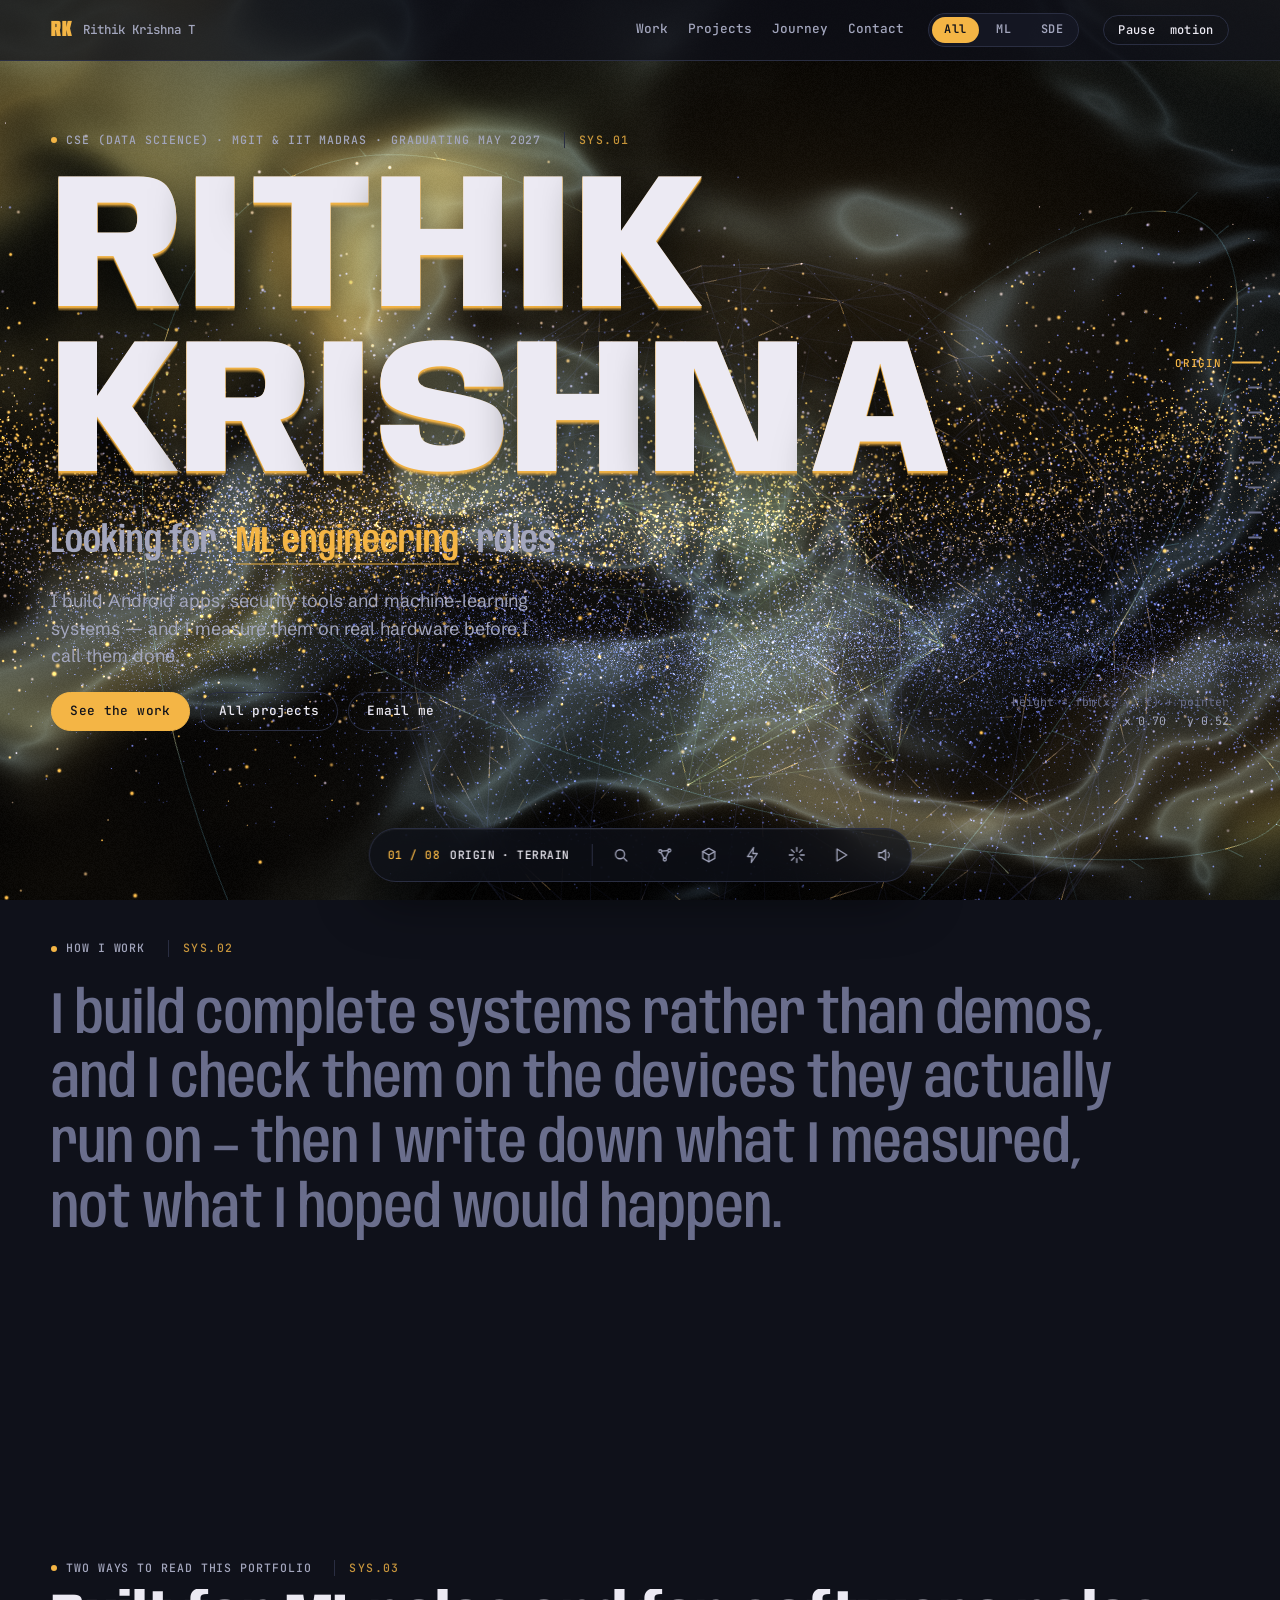
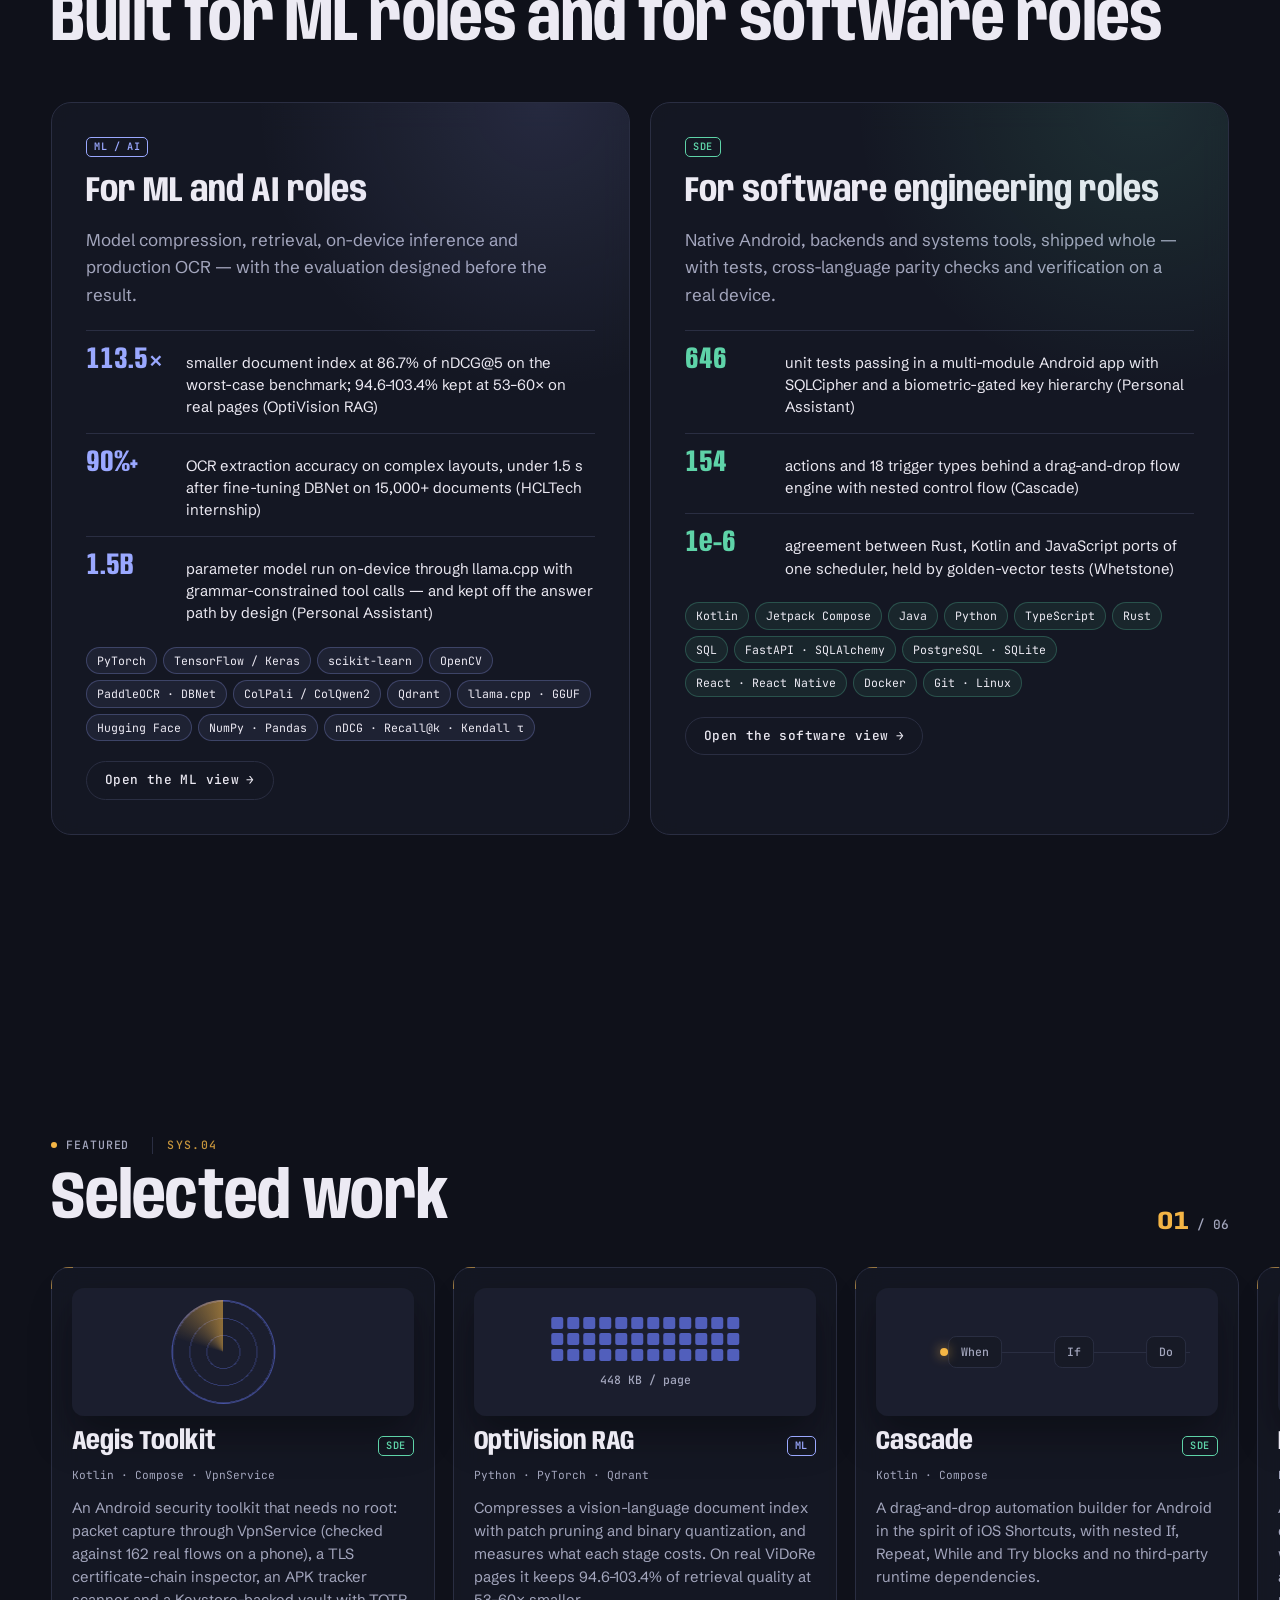
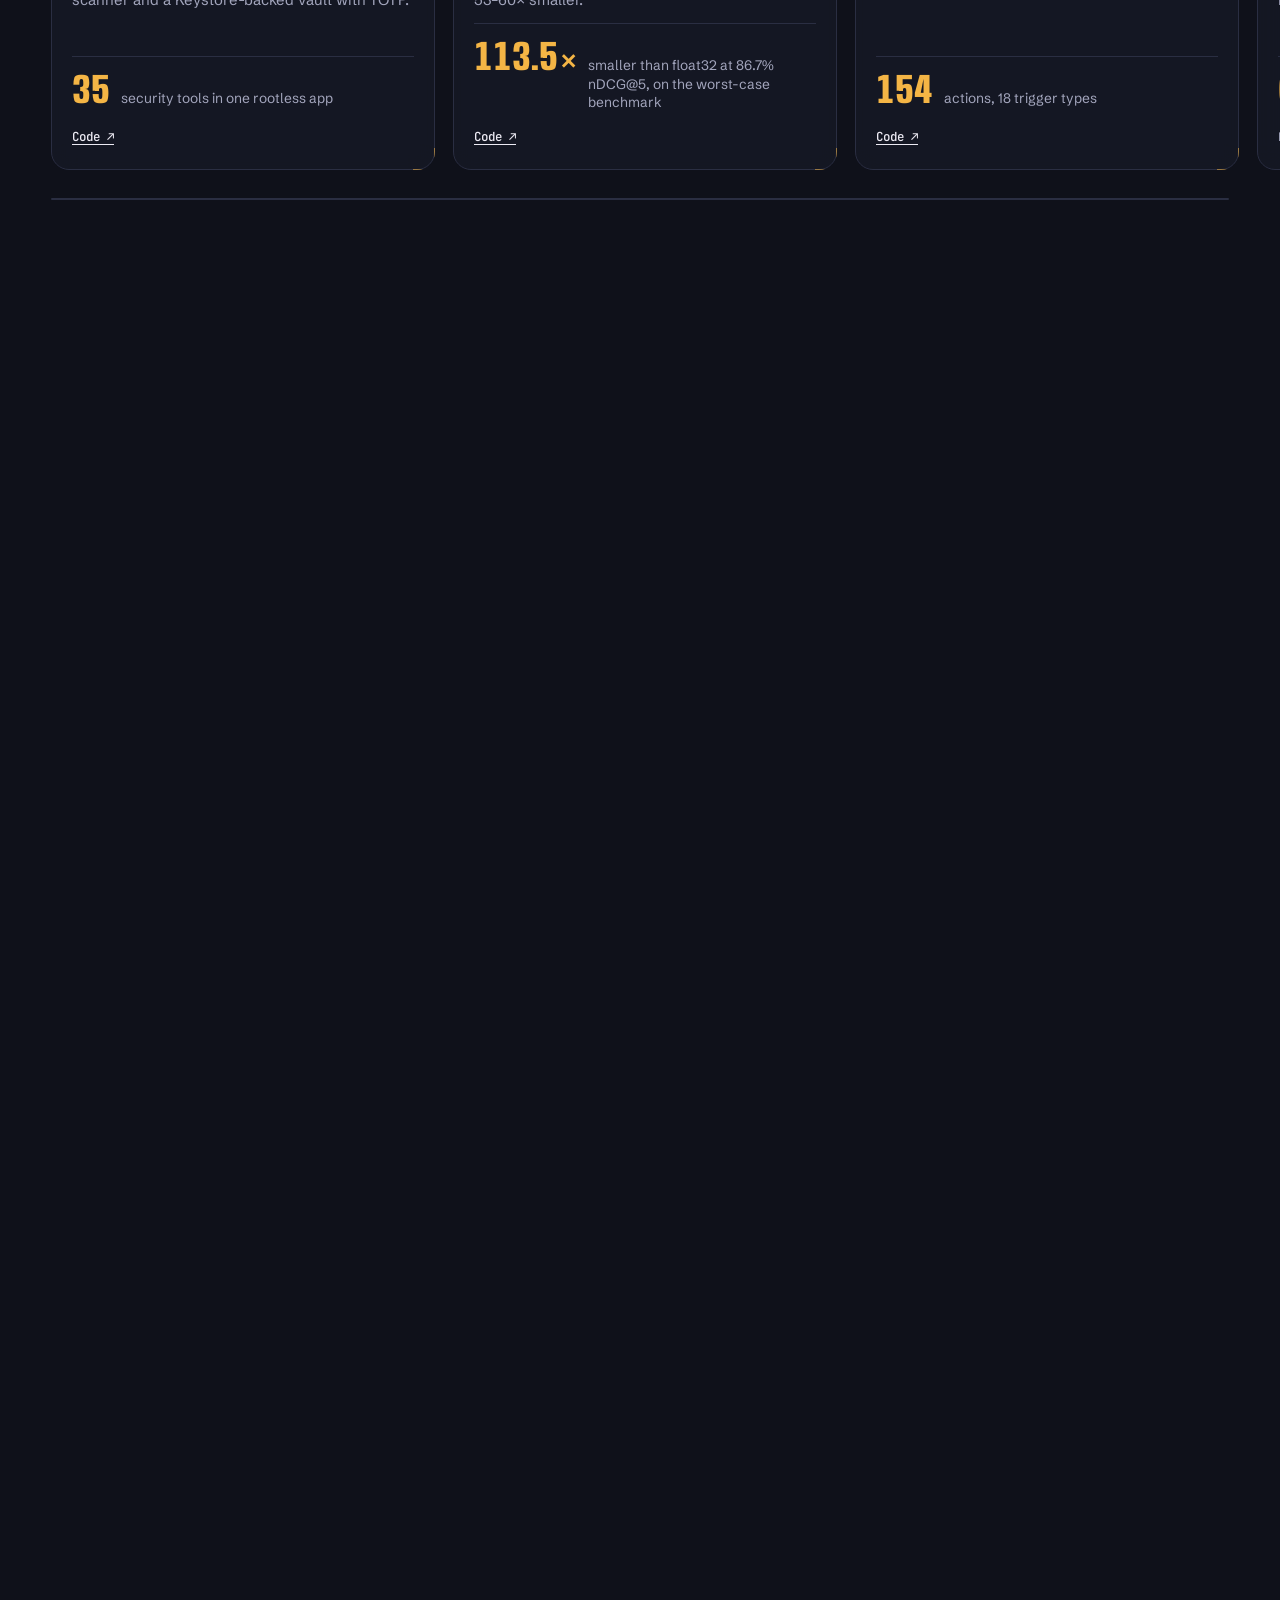
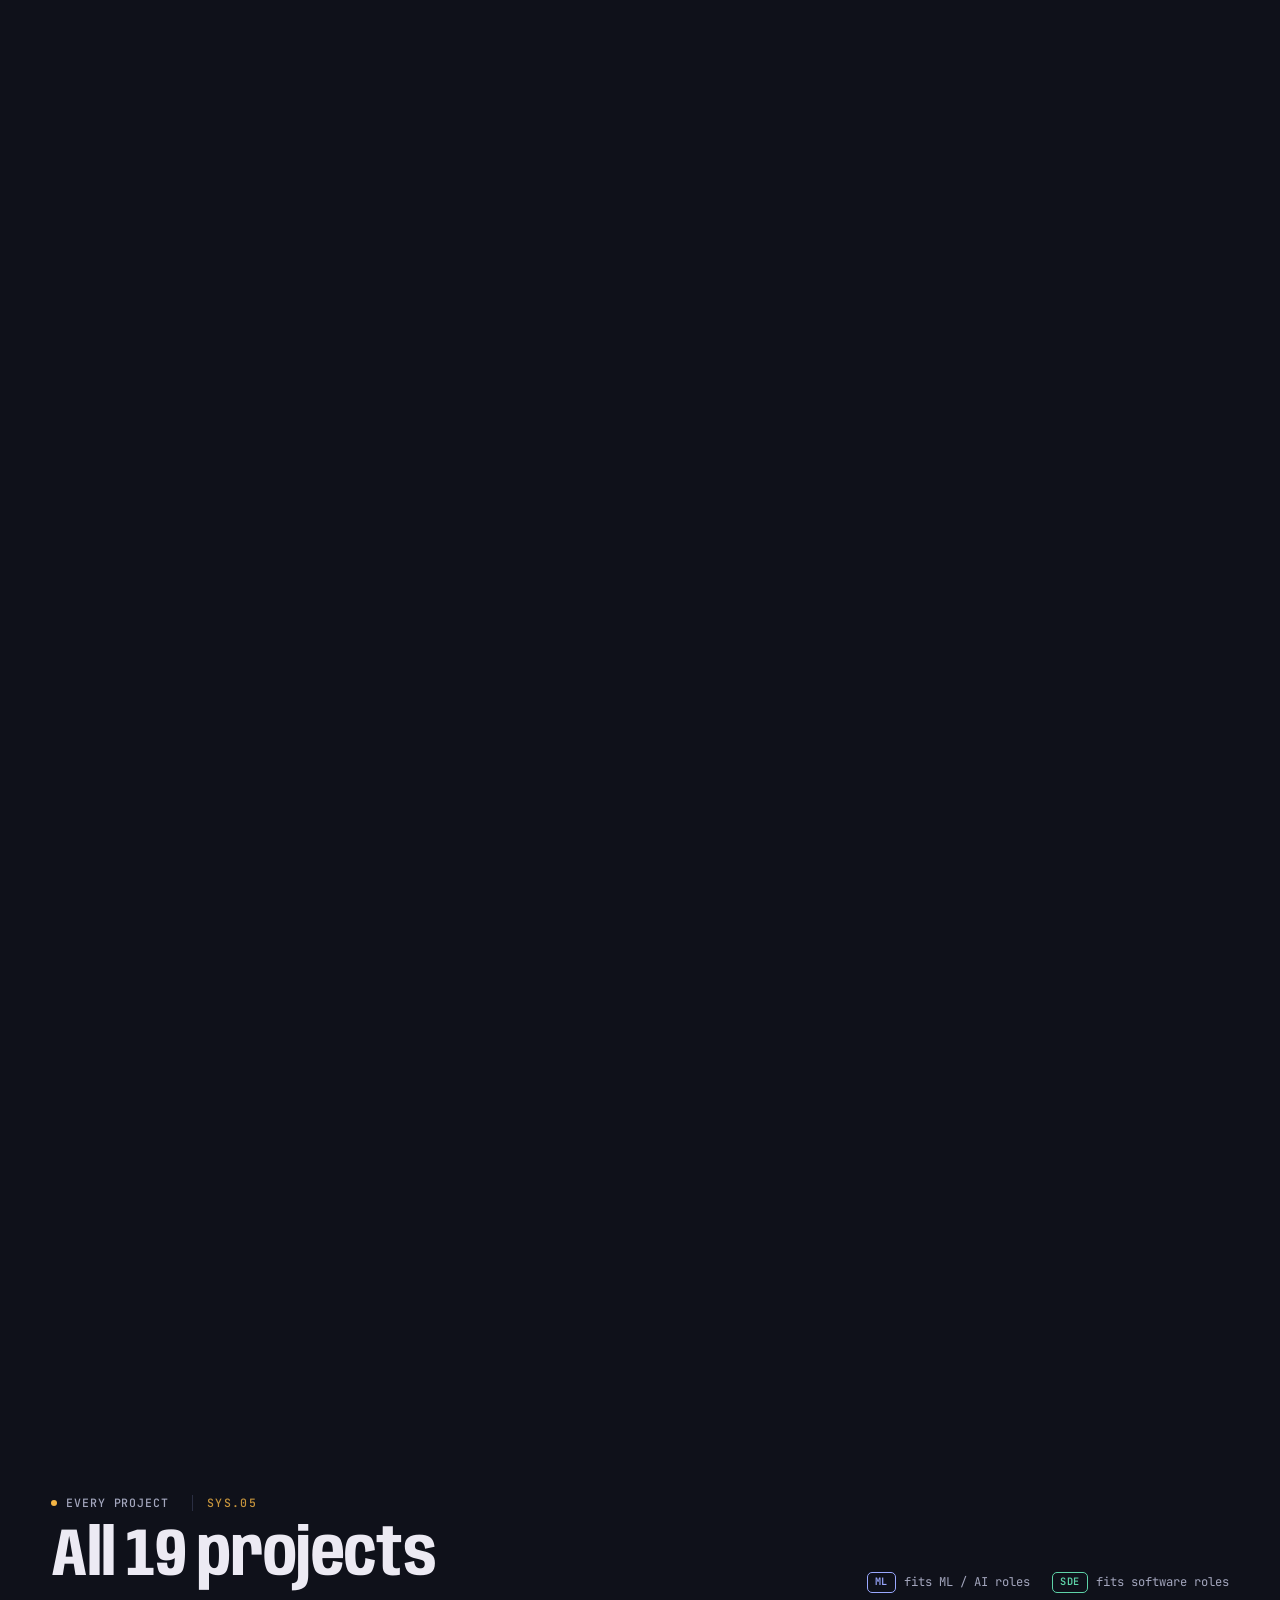
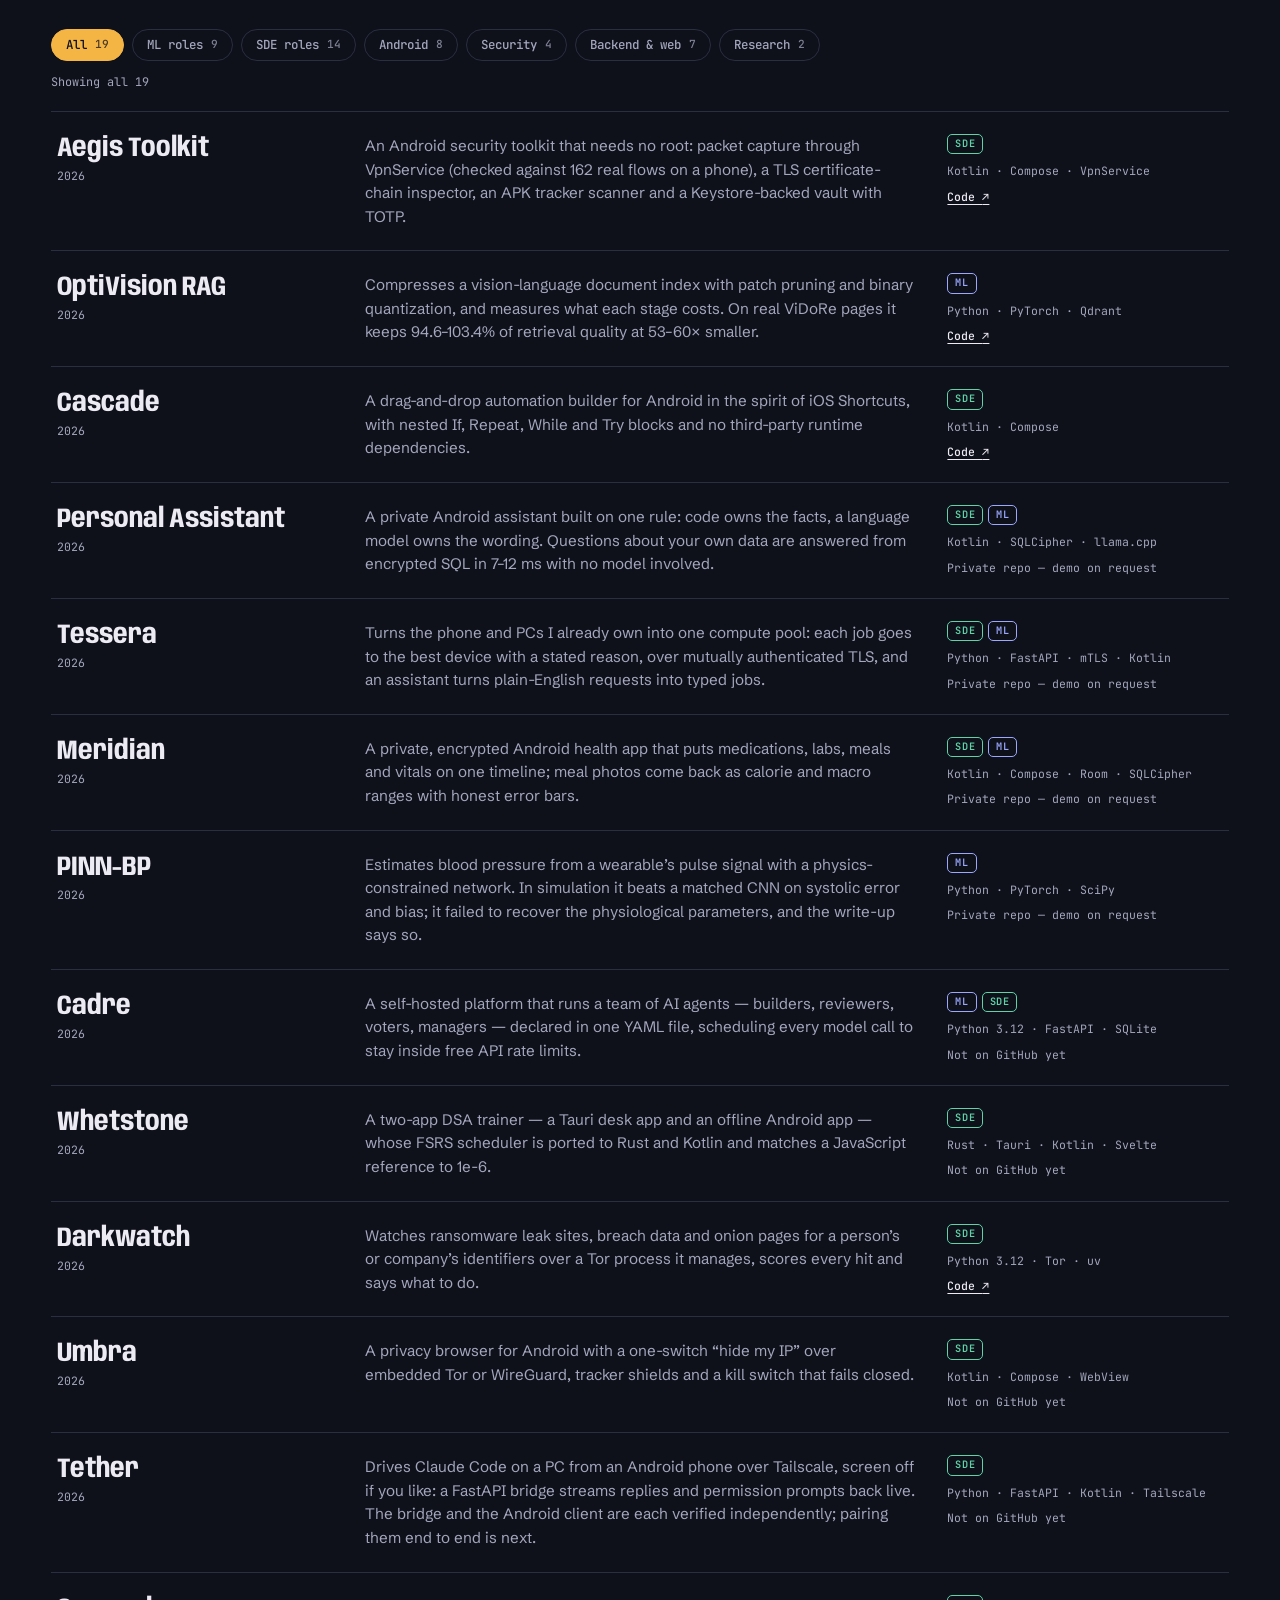
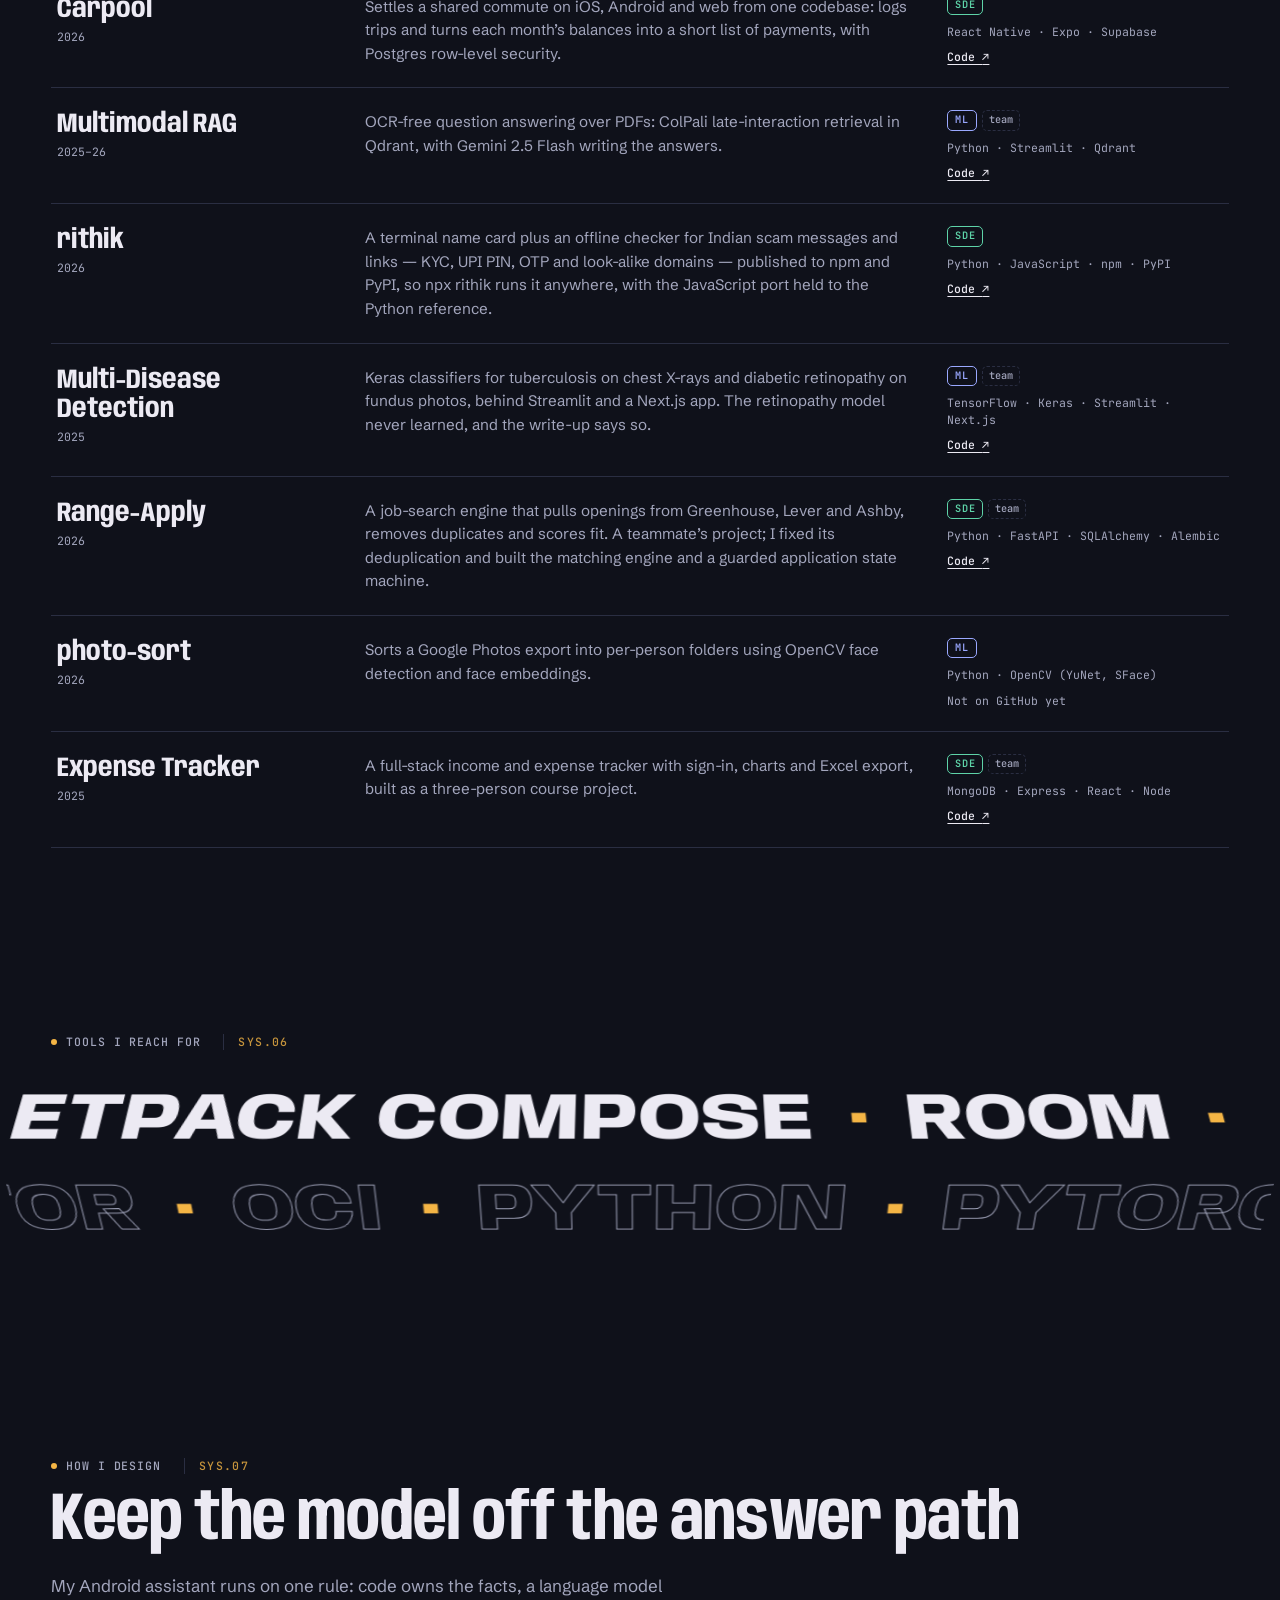
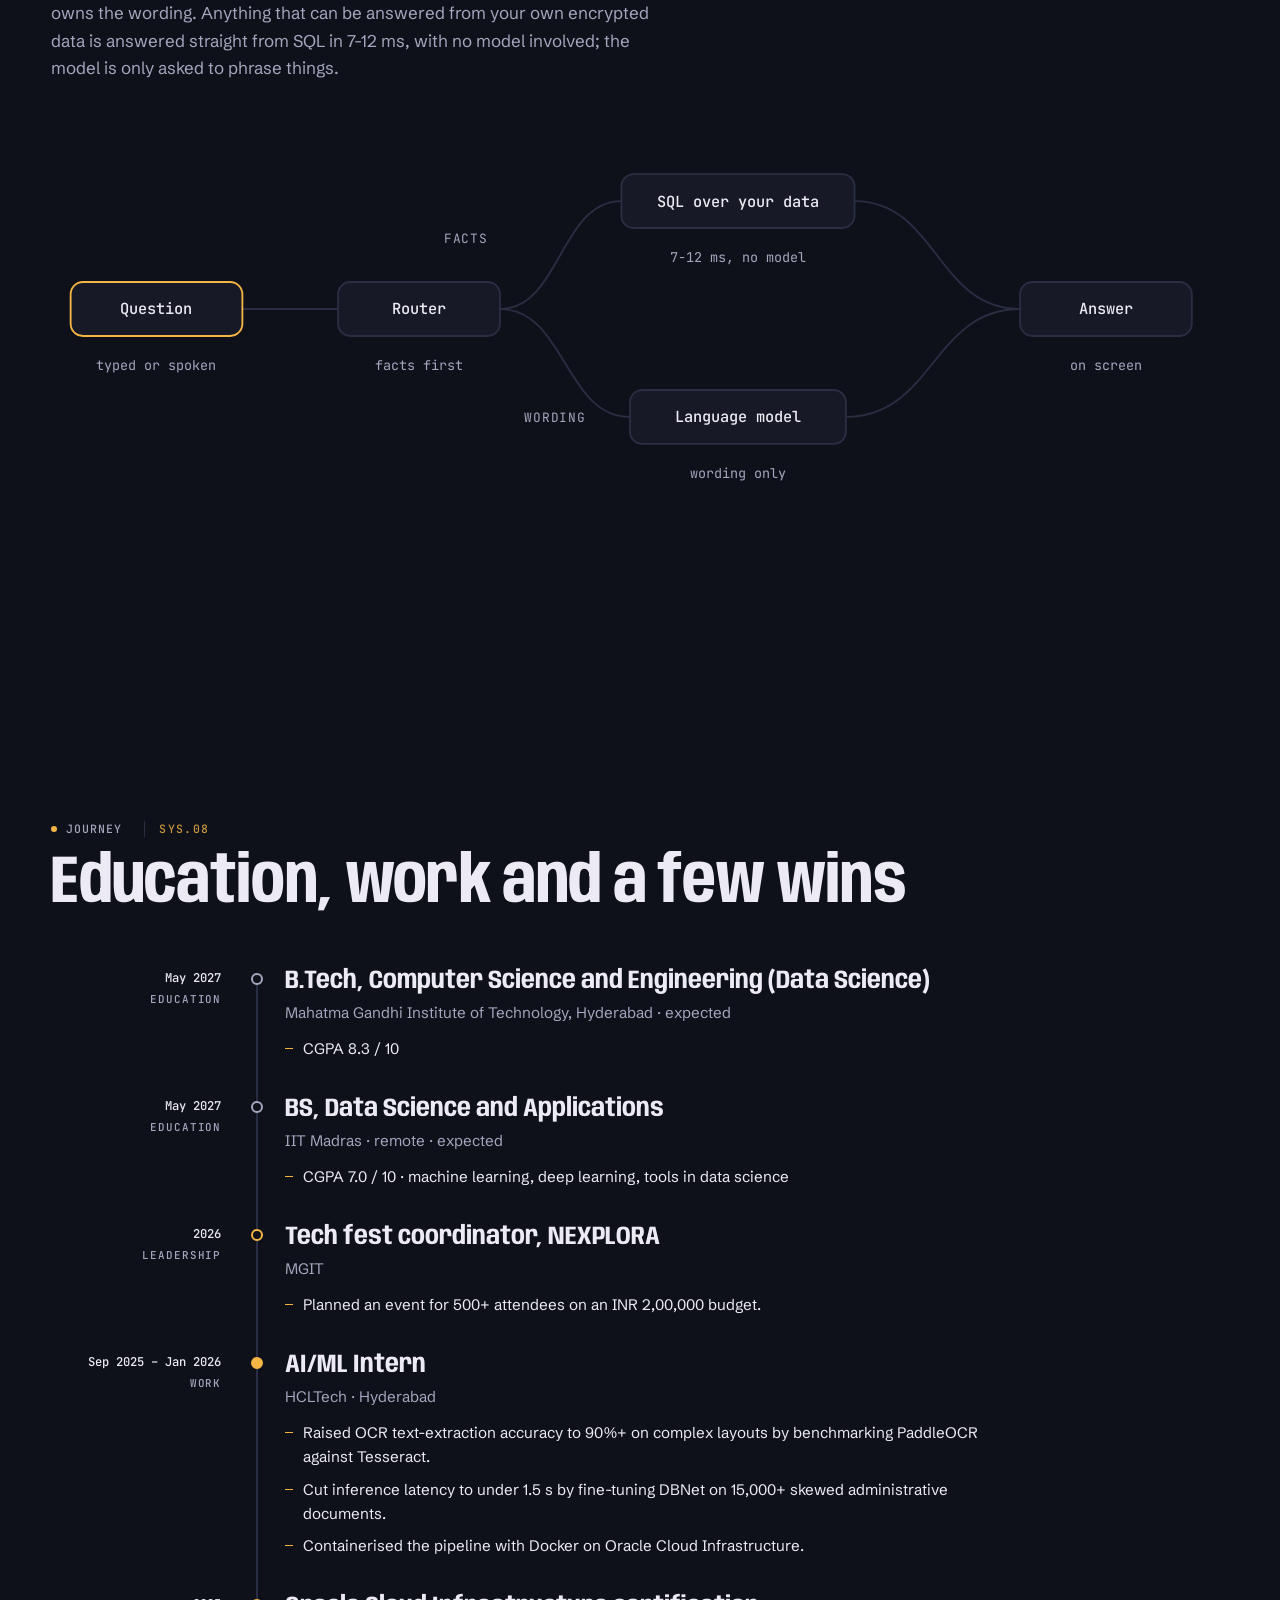
<file: index.html>
<!DOCTYPE html><html lang="en" data-lens="all"><head><meta charset="utf-8"><meta name="viewport" content="width=device-width, initial-scale=1, viewport-fit=cover"><title>Rithik Krishna T — software and ML engineer</title><meta name="description" content="Rithik Krishna T builds Android apps, security tools and machine-learning systems, and measures them on real hardware. CSE (Data Science) at MGIT and BS Data Science at IIT Madras, graduating May 2027."><link rel="canonical" href="https://rithikkrishnat.me/"><meta name="theme-color" content="#0F111A"><meta name="color-scheme" content="dark"><link rel="icon" href="/favicon.svg" type="image/svg+xml"><meta property="og:type" content="website"><meta property="og:title" content="Rithik Krishna T — software and ML engineer"><meta property="og:description" content="Rithik Krishna T builds Android apps, security tools and machine-learning systems, and measures them on real hardware. CSE (Data Science) at MGIT and BS Data Science at IIT Madras, graduating May 2027."><meta property="og:url" content="https://rithikkrishnat.me/"><meta property="og:image" content="https://rithikkrishnat.me/og.png"><meta property="og:image:width" content="1200"><meta property="og:image:height" content="630"><meta name="twitter:card" content="summary_large_image"><link rel="preconnect" href="https://fonts.googleapis.com"><link rel="preconnect" href="https://fonts.gstatic.com" crossorigin><link rel="stylesheet" href="https://fonts.googleapis.com/css2?family=Anybody:wdth,wght@50..150,100..900&family=JetBrains+Mono:wght@400;500;600&family=Schibsted+Grotesk:wght@400;500;600&display=swap"><!--
      `js` lets CSS hold intro states only when scripts will run. The view switch stores the
      click point before navigating; restoring it here, before first paint, centres the
      circular wipe on it.
    --><script>
      document.documentElement.classList.add('js');
      try {
        var o = JSON.parse(sessionStorage.getItem('vt-origin') || 'null');
        if (o) {
          document.documentElement.style.setProperty('--vt-x', o.x + 'px');
          document.documentElement.style.setProperty('--vt-y', o.y + 'px');
          sessionStorage.removeItem('vt-origin');
        }
      } catch (e) {}
    </script><style>:root{color-scheme:dark;--ground:#0f111a;--surface:#171a26;--raised:#1e2231;--line:#2a2e42;--ink:#eceaf3;--muted:#a3a6bd;--dim:#6a6e8c;--amber:#f4b545;--ml:#9aa8ff;--sde:#5ed3a8;--cool:#5b6bd6;--cool-hi:#8b98e8;--accent:var(--amber);--accent-hi:#f7c66c;--accent-rgb:244 181 69;--contour:#5b6bd6;--display:"Anybody", "Arial Narrow", "Helvetica Neue", Arial, sans-serif;--body:"Schibsted Grotesk", "Segoe UI", system-ui, sans-serif;--mono:"JetBrains Mono", ui-monospace, Consolas, monospace;--gutter:clamp(16px, 4vw, 56px);--max:1320px;--header:60px}:root[data-lens=ml]{--accent:var(--ml);--accent-hi:#b9c3ff;--accent-rgb:154 168 255;--contour:#5d55c9}:root[data-lens=sde]{--accent:var(--sde);--accent-hi:#86e2c1;--accent-rgb:94 211 168;--contour:#2f7f86}*,:before,:after{box-sizing:border-box}[hidden]{display:none!important}html{background:var(--ground);scroll-padding-top:calc(var(--header) + 16px);-webkit-text-size-adjust:100%}body{background:var(--ground);color:var(--ink);font:400 1.0625rem/1.6 var(--body);-webkit-font-smoothing:antialiased;margin:0}img,svg,canvas,video{max-width:100%}a{color:inherit}::selection{background:var(--accent);color:var(--ground)}:focus-visible{outline:2px solid var(--accent);outline-offset:3px;border-radius:4px}main{overflow-x:clip}.wrap{padding-inline:max(var(--gutter), calc((100% - var(--max)) / 2))}.pad{padding-block:clamp(88px,12vw,168px)}.skip{z-index:100;background:var(--accent);color:var(--ground);font:600 .9rem/1 var(--body);border-radius:8px;padding:10px 14px;text-decoration:none;position:fixed;top:-80px;left:12px}.skip:focus{top:calc(env(safe-area-inset-top,0px) + 12px)}.visually-hidden{clip-path:inset(50%);white-space:nowrap;width:1px;height:1px;position:absolute;overflow:hidden}.tag{font:500 .72rem/1.4 var(--mono);letter-spacing:.08em;text-transform:uppercase;color:var(--muted);align-items:center;gap:.55rem;margin:0;display:inline-flex}.dot{background:var(--accent);border-radius:50%;flex:none;width:6px;height:6px;animation:2.4s ease-in-out infinite breathe}.h2{font-family:var(--display);font-variation-settings:"wdth" 78, "wght" 700;letter-spacing:-.01em;text-wrap:balance;margin:.7rem 0 0;font-size:clamp(2.2rem,5.4vw,4.2rem);font-weight:700;line-height:.98}.sub{max-width:62ch;color:var(--muted);margin:1rem 0 0}.btn{border:1px solid var(--line);color:var(--ink);font:500 .8rem/1 var(--mono);letter-spacing:.03em;cursor:pointer;background:0 0;border-radius:999px;align-items:center;gap:.45rem;padding:12px 18px;text-decoration:none;transition:border-color .2s,background-color .2s,color .2s;display:inline-flex}.btn:hover{border-color:var(--muted)}.btn-solid{background:var(--accent);border-color:var(--accent);color:var(--ground)}.btn-solid:hover{background:var(--accent-hi);border-color:var(--accent-hi)}.btn-small{padding:8px 14px;font-size:.75rem}.badge{font:600 .64rem/1.4 var(--mono);letter-spacing:.06em;border:1px solid;border-radius:5px;align-items:center;padding:2px 7px;display:inline-flex}.badge-ml{color:var(--ml)}.badge-sde{color:var(--sde)}.split-line{padding-bottom:.04em}.cursor{z-index:90;pointer-events:none;mix-blend-mode:difference;opacity:0;border:1.5px solid #fff;border-radius:50%;width:34px;height:34px;transition:width .25s,height .25s,opacity .25s;position:fixed;top:0;left:0;translate:-50% -50%}.cursor.on{opacity:1}.cursor.big{width:66px;height:66px}@media (hover:none),(pointer:coarse){.cursor{display:none}}@keyframes breathe{0%,to{opacity:1}50%{opacity:.3}}.paused *,.paused :before,.paused :after{animation-play-state:paused!important}@view-transition{navigation:auto}::view-transition-old(root),::view-transition-new(root){mix-blend-mode:normal}::view-transition-old(root){animation:none}::view-transition-new(root){animation:.85s cubic-bezier(.76,0,.24,1) both view-wipe}@keyframes view-wipe{0%{clip-path:circle(0 at var(--vt-x,50%) var(--vt-y,0px))}to{clip-path:circle(150vmax at var(--vt-x,50%) var(--vt-y,0px))}}@media (prefers-reduced-motion:reduce){@view-transition{navigation:none}*,:before,:after{transition:none!important;animation:none!important}.cursor{display:none}}
</style><link rel="stylesheet" href="/_astro/Portfolio.DeWBqdQq.css"><style>html.lenis,html.lenis body{height:auto}.lenis:not(.lenis-autoToggle).lenis-stopped{overflow:clip}.lenis [data-lenis-prevent],.lenis [data-lenis-prevent-wheel],.lenis [data-lenis-prevent-touch],.lenis [data-lenis-prevent-vertical],.lenis [data-lenis-prevent-horizontal]{overscroll-behavior:contain}.lenis.lenis-smooth iframe{pointer-events:none}.lenis.lenis-autoToggle{transition-behavior:allow-discrete;transition-property:overflow;transition-duration:1ms}
</style><link rel="stylesheet" href="/fx/fx.css"><script type="module" src="/fx/fx.js"></script></head><body><a class="skip" href="#main" data-astro-cid-nen7h5rs>Skip to content</a><header class="bar" data-astro-cid-nen7h5rs><div class="bar-inner wrap" data-astro-cid-nen7h5rs><a class="brand" href="/#top" data-astro-cid-nen7h5rs><b data-astro-cid-nen7h5rs>RK</b><span data-astro-cid-nen7h5rs>Rithik Krishna T</span></a><nav class="nav" aria-label="Sections" data-astro-cid-nen7h5rs><a href="#work" data-astro-cid-nen7h5rs>Work</a><a href="#projects" data-astro-cid-nen7h5rs>Projects</a><a href="#journey" data-astro-cid-nen7h5rs>Journey</a><a href="#contact" data-astro-cid-nen7h5rs>Contact</a></nav><nav class="lens" aria-label="View the portfolio for a role" data-astro-cid-nen7h5rs><a href="/" data-lens-link="all" aria-current="page" data-astro-cid-nen7h5rs><span class="pill" aria-hidden="true" data-astro-cid-nen7h5rs></span><span class="lens-label" data-astro-cid-nen7h5rs>All</span></a><a href="/ml/" data-lens-link="ml" data-astro-cid-nen7h5rs><span class="lens-label" data-astro-cid-nen7h5rs>ML</span></a><a href="/sde/" data-lens-link="sde" data-astro-cid-nen7h5rs><span class="lens-label" data-astro-cid-nen7h5rs>SDE</span></a></nav><button class="btn btn-small pause" type="button" data-pause aria-pressed="false" data-astro-cid-nen7h5rs><span data-pause-label data-astro-cid-nen7h5rs>Pause</span><span class="wide" data-astro-cid-nen7h5rs>&nbsp;motion</span></button></div><div class="progress" aria-hidden="true" data-astro-cid-nen7h5rs></div></header><main id="main" data-astro-cid-c6r7gr4v><section class="hero" id="top" data-astro-cid-ge2uvauf><canvas class="hero-canvas" aria-hidden="true" data-astro-cid-ge2uvauf></canvas><div class="hero-inner wrap" data-hero-inner data-astro-cid-ge2uvauf><p class="tag hero-intro" data-astro-cid-ge2uvauf><span class="dot" data-astro-cid-ge2uvauf></span>CSE (Data Science) · MGIT &amp; IIT Madras · graduating May 2027</p><h1 class="name" aria-label="Rithik Krishna T" data-astro-cid-ge2uvauf><span class="line" aria-hidden="true" data-astro-cid-ge2uvauf>Rithik</span><span class="line" aria-hidden="true" data-astro-cid-ge2uvauf>Krishna</span></h1><p class="role hero-intro" data-astro-cid-ge2uvauf><span class="visually-hidden" data-astro-cid-ge2uvauf>Looking for software engineering, ML engineering roles.</span><span class="role-lead" aria-hidden="true" data-astro-cid-ge2uvauf>Looking for</span><span class="role-word" aria-hidden="true" data-roles="[&quot;software engineering&quot;,&quot;ML engineering&quot;]" data-astro-cid-ge2uvauf>software engineering</span><span class="role-lead" aria-hidden="true" data-astro-cid-ge2uvauf>roles</span></p><div class="hero-foot" data-astro-cid-ge2uvauf><div class="hero-copy" data-astro-cid-ge2uvauf><p class="lede hero-rise" data-astro-cid-ge2uvauf>I build Android apps, security tools and machine-learning systems — and I measure them on real hardware before I call them done.</p><div class="actions hero-intro" data-astro-cid-ge2uvauf><a class="btn btn-solid" href="#work" data-astro-cid-ge2uvauf>See the work</a><a class="btn" href="#projects" data-astro-cid-ge2uvauf>All projects</a><a class="btn" href="mailto:trithikkrishna@gmail.com" data-astro-cid-ge2uvauf>Email me</a></div></div><p class="readout hero-intro" aria-hidden="true" data-astro-cid-ge2uvauf>height = fbm(x, y, t) + pointer<br data-astro-cid-ge2uvauf><span data-coords data-astro-cid-ge2uvauf>x 0.62 · y 0.55</span></p></div></div></section><section class="statement wrap pad" aria-label="How I work" data-astro-cid-zx4qcpyt><p class="tag" data-astro-cid-zx4qcpyt><span class="dot" data-astro-cid-zx4qcpyt></span>How I work</p><p class="scrub" data-scrub data-astro-cid-zx4qcpyt>I build complete systems rather than demos, and I check them on the devices they actually run on — then I write down what I <em class="accent" data-astro-cid-zx4qcpyt>measured,</em> not what I hoped would happen.</p></section><section class="fit wrap pad" id="fit" aria-labelledby="fit-title" data-astro-cid-7quset7c><p class="tag" data-astro-cid-7quset7c><span class="dot" data-astro-cid-7quset7c></span>Two ways to read this portfolio</p><h2 id="fit-title" class="h2" data-split data-astro-cid-7quset7c>Built for ML roles and for software roles</h2><div class="fit-grid" data-astro-cid-7quset7c><article class="panel panel-ml" data-fit-panel data-astro-cid-7quset7c><div class="panel-head" data-astro-cid-7quset7c><span class="badge badge-ml" data-astro-cid-7quset7c>ML / AI</span></div><h3 data-astro-cid-7quset7c>For ML and AI roles</h3><p class="pitch" data-astro-cid-7quset7c>Model compression, retrieval, on-device inference and production OCR — with the evaluation designed before the result.</p><ul class="proof" role="list" data-astro-cid-7quset7c><li data-astro-cid-7quset7c><span class="fig-wrap" data-astro-cid-7quset7c><span class="fig" data-astro-cid-7quset7c>113.5</span><span class="fig-x" data-astro-cid-7quset7c>×</span></span><span class="txt" data-astro-cid-7quset7c>smaller document index at 86.7% of nDCG@5 on the worst-case benchmark; 94.6–103.4% kept at 53–60× on real pages (OptiVision RAG)</span></li><li data-astro-cid-7quset7c><span class="fig-wrap" data-astro-cid-7quset7c><span class="fig" data-astro-cid-7quset7c>90%+</span></span><span class="txt" data-astro-cid-7quset7c>OCR extraction accuracy on complex layouts, under 1.5 s after fine-tuning DBNet on 15,000+ documents (HCLTech internship)</span></li><li data-astro-cid-7quset7c><span class="fig-wrap" data-astro-cid-7quset7c><span class="fig" data-astro-cid-7quset7c>1.5B</span></span><span class="txt" data-astro-cid-7quset7c>parameter model run on-device through llama.cpp with grammar-constrained tool calls — and kept off the answer path by design (Personal Assistant)</span></li></ul><ul class="skills" role="list" data-astro-cid-7quset7c><li data-astro-cid-7quset7c>PyTorch</li><li data-astro-cid-7quset7c>TensorFlow / Keras</li><li data-astro-cid-7quset7c>scikit-learn</li><li data-astro-cid-7quset7c>OpenCV</li><li data-astro-cid-7quset7c>PaddleOCR · DBNet</li><li data-astro-cid-7quset7c>ColPali / ColQwen2</li><li data-astro-cid-7quset7c>Qdrant</li><li data-astro-cid-7quset7c>llama.cpp · GGUF</li><li data-astro-cid-7quset7c>Hugging Face</li><li data-astro-cid-7quset7c>NumPy · Pandas</li><li data-astro-cid-7quset7c>nDCG · Recall@k · Kendall τ</li></ul><a class="btn panel-link" href="/ml/" data-lens-link="ml" data-astro-cid-7quset7c>Open the ML view <span aria-hidden="true" data-astro-cid-7quset7c>→</span></a></article><article class="panel panel-sde" data-fit-panel data-astro-cid-7quset7c><div class="panel-head" data-astro-cid-7quset7c><span class="badge badge-sde" data-astro-cid-7quset7c>SDE</span></div><h3 data-astro-cid-7quset7c>For software engineering roles</h3><p class="pitch" data-astro-cid-7quset7c>Native Android, backends and systems tools, shipped whole — with tests, cross-language parity checks and verification on a real device.</p><ul class="proof" role="list" data-astro-cid-7quset7c><li data-astro-cid-7quset7c><span class="fig-wrap" data-astro-cid-7quset7c><span class="fig" data-astro-cid-7quset7c>646</span></span><span class="txt" data-astro-cid-7quset7c>unit tests passing in a multi-module Android app with SQLCipher and a biometric-gated key hierarchy (Personal Assistant)</span></li><li data-astro-cid-7quset7c><span class="fig-wrap" data-astro-cid-7quset7c><span class="fig" data-astro-cid-7quset7c>154</span></span><span class="txt" data-astro-cid-7quset7c>actions and 18 trigger types behind a drag-and-drop flow engine with nested control flow (Cascade)</span></li><li data-astro-cid-7quset7c><span class="fig-wrap" data-astro-cid-7quset7c><span class="fig" data-astro-cid-7quset7c>1e-6</span></span><span class="txt" data-astro-cid-7quset7c>agreement between Rust, Kotlin and JavaScript ports of one scheduler, held by golden-vector tests (Whetstone)</span></li></ul><ul class="skills" role="list" data-astro-cid-7quset7c><li data-astro-cid-7quset7c>Kotlin</li><li data-astro-cid-7quset7c>Jetpack Compose</li><li data-astro-cid-7quset7c>Java</li><li data-astro-cid-7quset7c>Python</li><li data-astro-cid-7quset7c>TypeScript</li><li data-astro-cid-7quset7c>Rust</li><li data-astro-cid-7quset7c>SQL</li><li data-astro-cid-7quset7c>FastAPI · SQLAlchemy</li><li data-astro-cid-7quset7c>PostgreSQL · SQLite</li><li data-astro-cid-7quset7c>React · React Native</li><li data-astro-cid-7quset7c>Docker</li><li data-astro-cid-7quset7c>Git · Linux</li></ul><a class="btn panel-link" href="/sde/" data-lens-link="sde" data-astro-cid-7quset7c>Open the software view <span aria-hidden="true" data-astro-cid-7quset7c>→</span></a></article></div></section><section class="rail" id="work" aria-labelledby="work-title" data-astro-cid-soqx7j2g><div class="wrap rail-head" data-astro-cid-soqx7j2g><div data-astro-cid-soqx7j2g><p class="tag" data-astro-cid-soqx7j2g><span class="dot" data-astro-cid-soqx7j2g></span>Featured</p><h2 id="work-title" class="h2" data-split data-astro-cid-soqx7j2g>Selected work</h2></div><p class="counter" aria-hidden="true" data-astro-cid-soqx7j2g><span data-rail-index data-astro-cid-soqx7j2g>01</span> / 06</p><p class="swipe-hint" aria-hidden="true" data-astro-cid-soqx7j2g>Swipe for more →</p></div><div class="rail-viewport" data-astro-cid-soqx7j2g><ul class="rail-track" role="list" data-astro-cid-soqx7j2g><li class="card" data-astro-cid-soqx7j2g><div class="motif" aria-hidden="true" data-astro-cid-hrkc2wo6><div class="motif-inner motif-radar" data-astro-cid-hrkc2wo6><span class="sweep" data-astro-cid-hrkc2wo6></span><i data-astro-cid-hrkc2wo6></i><i data-astro-cid-hrkc2wo6></i><i data-astro-cid-hrkc2wo6></i></div></div><div class="card-top" data-astro-cid-soqx7j2g><h3 data-astro-cid-soqx7j2g>Aegis Toolkit</h3><span class="badges" data-astro-cid-soqx7j2g><span class="badge badge-sde" data-astro-cid-soqx7j2g>SDE</span></span></div><p class="chip" data-astro-cid-soqx7j2g>Kotlin · Compose · VpnService</p><p class="desc" data-astro-cid-soqx7j2g>An Android security toolkit that needs no root: packet capture through VpnService (checked against 162 real flows on a phone), a TLS certificate-chain inspector, an APK tracker scanner and a Keystore-backed vault with TOTP.</p><p class="stat" data-astro-cid-soqx7j2g><span class="figure" data-astro-cid-soqx7j2g><span class="num" data-count="35" data-decimals="0" data-astro-cid-soqx7j2g>35</span></span><span class="unit" data-astro-cid-soqx7j2g>security tools in one rootless app</span></p><div class="card-links" data-astro-cid-soqx7j2g><a href="https://github.com/Daemon-VI/AegisToolkit" target="_blank" rel="noopener" data-astro-cid-soqx7j2g>Code <span aria-hidden="true" data-astro-cid-soqx7j2g>↗</span><span class="visually-hidden" data-astro-cid-soqx7j2g>— Aegis Toolkit (opens in a new tab)</span></a></div></li><li class="card" data-astro-cid-soqx7j2g><div class="motif" aria-hidden="true" data-astro-cid-hrkc2wo6><div class="motif-inner motif-squeeze" data-astro-cid-hrkc2wo6><div class="grid" data-astro-cid-hrkc2wo6><span class="keep" style="--d:0.00s" data-astro-cid-hrkc2wo6></span><span class="drop" style="--d:0.25s" data-astro-cid-hrkc2wo6></span><span class="drop" style="--d:0.14s" data-astro-cid-hrkc2wo6></span><span class="keep" style="--d:0.04s" data-astro-cid-hrkc2wo6></span><span class="drop" style="--d:0.29s" data-astro-cid-hrkc2wo6></span><span class="drop" style="--d:0.18s" data-astro-cid-hrkc2wo6></span><span class="keep" style="--d:0.07s" data-astro-cid-hrkc2wo6></span><span class="drop" style="--d:0.32s" data-astro-cid-hrkc2wo6></span><span class="drop" style="--d:0.21s" data-astro-cid-hrkc2wo6></span><span class="drop" style="--d:0.11s" data-astro-cid-hrkc2wo6></span><span class="keep" style="--d:0.00s" data-astro-cid-hrkc2wo6></span><span class="drop" style="--d:0.25s" data-astro-cid-hrkc2wo6></span><span class="drop" style="--d:0.14s" data-astro-cid-hrkc2wo6></span><span class="keep" style="--d:0.04s" data-astro-cid-hrkc2wo6></span><span class="drop" style="--d:0.29s" data-astro-cid-hrkc2wo6></span><span class="drop" style="--d:0.18s" data-astro-cid-hrkc2wo6></span><span class="keep" style="--d:0.07s" data-astro-cid-hrkc2wo6></span><span class="drop" style="--d:0.32s" data-astro-cid-hrkc2wo6></span><span class="drop" style="--d:0.21s" data-astro-cid-hrkc2wo6></span><span class="drop" style="--d:0.11s" data-astro-cid-hrkc2wo6></span><span class="keep" style="--d:0.00s" data-astro-cid-hrkc2wo6></span><span class="drop" style="--d:0.25s" data-astro-cid-hrkc2wo6></span><span class="drop" style="--d:0.14s" data-astro-cid-hrkc2wo6></span><span class="keep" style="--d:0.04s" data-astro-cid-hrkc2wo6></span><span class="drop" style="--d:0.29s" data-astro-cid-hrkc2wo6></span><span class="drop" style="--d:0.18s" data-astro-cid-hrkc2wo6></span><span class="keep" style="--d:0.07s" data-astro-cid-hrkc2wo6></span><span class="drop" style="--d:0.32s" data-astro-cid-hrkc2wo6></span><span class="drop" style="--d:0.21s" data-astro-cid-hrkc2wo6></span><span class="drop" style="--d:0.11s" data-astro-cid-hrkc2wo6></span><span class="keep" style="--d:0.00s" data-astro-cid-hrkc2wo6></span><span class="drop" style="--d:0.25s" data-astro-cid-hrkc2wo6></span><span class="drop" style="--d:0.14s" data-astro-cid-hrkc2wo6></span><span class="keep" style="--d:0.04s" data-astro-cid-hrkc2wo6></span><span class="drop" style="--d:0.29s" data-astro-cid-hrkc2wo6></span><span class="drop" style="--d:0.18s" data-astro-cid-hrkc2wo6></span></div><div class="sizes" data-astro-cid-hrkc2wo6><span class="before" data-astro-cid-hrkc2wo6>448 KB / page</span><span class="after" data-astro-cid-hrkc2wo6>3.95 KB / page</span></div></div></div><div class="card-top" data-astro-cid-soqx7j2g><h3 data-astro-cid-soqx7j2g>OptiVision RAG</h3><span class="badges" data-astro-cid-soqx7j2g><span class="badge badge-ml" data-astro-cid-soqx7j2g>ML</span></span></div><p class="chip" data-astro-cid-soqx7j2g>Python · PyTorch · Qdrant</p><p class="desc" data-astro-cid-soqx7j2g>Compresses a vision-language document index with patch pruning and binary quantization, and measures what each stage costs. On real ViDoRe pages it keeps 94.6–103.4% of retrieval quality at 53–60× smaller.</p><p class="stat" data-astro-cid-soqx7j2g><span class="figure" data-astro-cid-soqx7j2g><span class="num" data-count="113.5" data-decimals="1" data-astro-cid-soqx7j2g>113.5</span><span class="suffix" data-astro-cid-soqx7j2g>×</span></span><span class="unit" data-astro-cid-soqx7j2g>smaller than float32 at 86.7% nDCG@5, on the worst-case benchmark</span></p><div class="card-links" data-astro-cid-soqx7j2g><a href="https://github.com/Daemon-VI/optivision-rag" target="_blank" rel="noopener" data-astro-cid-soqx7j2g>Code <span aria-hidden="true" data-astro-cid-soqx7j2g>↗</span><span class="visually-hidden" data-astro-cid-soqx7j2g>— OptiVision RAG (opens in a new tab)</span></a></div></li><li class="card" data-astro-cid-soqx7j2g><div class="motif" aria-hidden="true" data-astro-cid-hrkc2wo6><div class="motif-inner motif-chain" data-astro-cid-hrkc2wo6><b style="--d:0.37s" data-astro-cid-hrkc2wo6>When</b><b style="--d:1.20s" data-astro-cid-hrkc2wo6>If</b><b style="--d:2.03s" data-astro-cid-hrkc2wo6>Do</b><span class="pulse" data-astro-cid-hrkc2wo6></span></div></div><div class="card-top" data-astro-cid-soqx7j2g><h3 data-astro-cid-soqx7j2g>Cascade</h3><span class="badges" data-astro-cid-soqx7j2g><span class="badge badge-sde" data-astro-cid-soqx7j2g>SDE</span></span></div><p class="chip" data-astro-cid-soqx7j2g>Kotlin · Compose</p><p class="desc" data-astro-cid-soqx7j2g>A drag-and-drop automation builder for Android in the spirit of iOS Shortcuts, with nested If, Repeat, While and Try blocks and no third-party runtime dependencies.</p><p class="stat" data-astro-cid-soqx7j2g><span class="figure" data-astro-cid-soqx7j2g><span class="num" data-count="154" data-decimals="0" data-astro-cid-soqx7j2g>154</span></span><span class="unit" data-astro-cid-soqx7j2g>actions, 18 trigger types</span></p><div class="card-links" data-astro-cid-soqx7j2g><a href="https://github.com/Daemon-VI/Cascade" target="_blank" rel="noopener" data-astro-cid-soqx7j2g>Code <span aria-hidden="true" data-astro-cid-soqx7j2g>↗</span><span class="visually-hidden" data-astro-cid-soqx7j2g>— Cascade (opens in a new tab)</span></a></div></li><li class="card" data-astro-cid-soqx7j2g><div class="motif" aria-hidden="true" data-astro-cid-hrkc2wo6><div class="motif-inner motif-fork" data-astro-cid-hrkc2wo6><div class="fork" data-astro-cid-hrkc2wo6><svg viewBox="0 0 220 110" width="220" height="110" data-astro-cid-hrkc2wo6><path d="M40 55 C90 55 104 24 176 24" data-astro-cid-hrkc2wo6></path><path d="M40 55 C90 55 104 86 176 86" data-astro-cid-hrkc2wo6></path></svg><span class="fnode" style="left:40px;top:55px" data-astro-cid-hrkc2wo6>ask</span><span class="fnode" style="left:176px;top:24px" data-astro-cid-hrkc2wo6>SQL</span><span class="fnode" style="left:176px;top:86px" data-astro-cid-hrkc2wo6>model</span><i class="pkt fast" style="offset-path:path('M40 55 C90 55 104 24 176 24')" data-astro-cid-hrkc2wo6></i><i class="pkt slow" style="offset-path:path('M40 55 C90 55 104 86 176 86')" data-astro-cid-hrkc2wo6></i></div></div></div><div class="card-top" data-astro-cid-soqx7j2g><h3 data-astro-cid-soqx7j2g>Personal Assistant</h3><span class="badges" data-astro-cid-soqx7j2g><span class="badge badge-sde" data-astro-cid-soqx7j2g>SDE</span><span class="badge badge-ml" data-astro-cid-soqx7j2g>ML</span></span></div><p class="chip" data-astro-cid-soqx7j2g>Kotlin · SQLCipher · llama.cpp</p><p class="desc" data-astro-cid-soqx7j2g>A private Android assistant built on one rule: code owns the facts, a language model owns the wording. Questions about your own data are answered from encrypted SQL in 7–12 ms with no model involved.</p><p class="stat" data-astro-cid-soqx7j2g><span class="figure" data-astro-cid-soqx7j2g><span class="num" data-count="646" data-decimals="0" data-astro-cid-soqx7j2g>646</span></span><span class="unit" data-astro-cid-soqx7j2g>unit tests passing, none failing</span></p><div class="card-links" data-astro-cid-soqx7j2g><span class="note" data-astro-cid-soqx7j2g>Private repo — demo on request</span></div></li><li class="card" data-astro-cid-soqx7j2g><div class="motif" aria-hidden="true" data-astro-cid-hrkc2wo6><div class="motif-inner motif-pool" data-astro-cid-hrkc2wo6><div class="pool" data-astro-cid-hrkc2wo6><i class="job" data-astro-cid-hrkc2wo6></i><span class="dev" data-astro-cid-hrkc2wo6>phone</span><span class="dev pick" data-astro-cid-hrkc2wo6>laptop</span><span class="dev" data-astro-cid-hrkc2wo6>desktop</span></div></div></div><div class="card-top" data-astro-cid-soqx7j2g><h3 data-astro-cid-soqx7j2g>Tessera</h3><span class="badges" data-astro-cid-soqx7j2g><span class="badge badge-sde" data-astro-cid-soqx7j2g>SDE</span><span class="badge badge-ml" data-astro-cid-soqx7j2g>ML</span></span></div><p class="chip" data-astro-cid-soqx7j2g>Python · FastAPI · mTLS · Kotlin</p><p class="desc" data-astro-cid-soqx7j2g>Turns the phone and PCs I already own into one compute pool: each job goes to the best device with a stated reason, over mutually authenticated TLS, and an assistant turns plain-English requests into typed jobs.</p><p class="stat" data-astro-cid-soqx7j2g><span class="figure" data-astro-cid-soqx7j2g><span class="num" data-count="12" data-decimals="0" data-astro-cid-soqx7j2g>12</span></span><span class="unit" data-astro-cid-soqx7j2g>typed job kinds scheduled across my own devices</span></p><div class="card-links" data-astro-cid-soqx7j2g><span class="note" data-astro-cid-soqx7j2g>Private repo — demo on request</span></div></li><li class="card" data-astro-cid-soqx7j2g><div class="motif" aria-hidden="true" data-astro-cid-hrkc2wo6><div class="motif-inner motif-flip" data-astro-cid-hrkc2wo6><div class="flipper" data-astro-cid-hrkc2wo6><span class="face front" data-astro-cid-hrkc2wo6>Pair summing to k in a sorted array?</span><span class="face back" data-astro-cid-hrkc2wo6>Two pointers · O(n)</span></div></div></div><div class="card-top" data-astro-cid-soqx7j2g><h3 data-astro-cid-soqx7j2g>Whetstone</h3><span class="badges" data-astro-cid-soqx7j2g><span class="badge badge-sde" data-astro-cid-soqx7j2g>SDE</span></span></div><p class="chip" data-astro-cid-soqx7j2g>Rust · Tauri · Kotlin · Svelte</p><p class="desc" data-astro-cid-soqx7j2g>A two-app DSA trainer — a Tauri desk app and an offline Android app — whose FSRS scheduler is ported to Rust and Kotlin and matches a JavaScript reference to 1e-6.</p><p class="stat" data-astro-cid-soqx7j2g><span class="figure" data-astro-cid-soqx7j2g><span class="num" data-count="215" data-decimals="0" data-astro-cid-soqx7j2g>215</span></span><span class="unit" data-astro-cid-soqx7j2g>cards across 43 patterns, plus 78 problems</span></p><div class="card-links" data-astro-cid-soqx7j2g><span class="note" data-astro-cid-soqx7j2g>Not on GitHub yet</span></div></li></ul></div><div class="wrap meter-wrap" aria-hidden="true" data-astro-cid-soqx7j2g><div class="rail-meter" data-astro-cid-soqx7j2g><span data-astro-cid-soqx7j2g></span></div></div></section><section class="index wrap pad" id="projects" aria-labelledby="projects-title" data-astro-cid-ftq3vvlr><div class="index-head" data-astro-cid-ftq3vvlr><div data-astro-cid-ftq3vvlr><p class="tag" data-astro-cid-ftq3vvlr><span class="dot" data-astro-cid-ftq3vvlr></span>Every project</p><h2 id="projects-title" class="h2" data-split data-astro-cid-ftq3vvlr>All 19 projects</h2></div><p class="legend" data-astro-cid-ftq3vvlr><span class="legend-item" data-astro-cid-ftq3vvlr><span class="badge badge-ml" data-astro-cid-ftq3vvlr>ML</span> fits ML / AI roles</span><span class="legend-item" data-astro-cid-ftq3vvlr><span class="badge badge-sde" data-astro-cid-ftq3vvlr>SDE</span> fits software roles</span></p></div><div class="filters" role="group" aria-label="Filter projects" data-astro-cid-ftq3vvlr><button type="button" class="filter" data-filter="all" aria-pressed="true" data-astro-cid-ftq3vvlr>All<span class="count" data-astro-cid-ftq3vvlr>19</span></button><button type="button" class="filter" data-filter="ml" aria-pressed="false" data-astro-cid-ftq3vvlr>ML roles<span class="count" data-astro-cid-ftq3vvlr>9</span></button><button type="button" class="filter" data-filter="sde" aria-pressed="false" data-astro-cid-ftq3vvlr>SDE roles<span class="count" data-astro-cid-ftq3vvlr>14</span></button><button type="button" class="filter" data-filter="android" aria-pressed="false" data-astro-cid-ftq3vvlr>Android<span class="count" data-astro-cid-ftq3vvlr>8</span></button><button type="button" class="filter" data-filter="security" aria-pressed="false" data-astro-cid-ftq3vvlr>Security<span class="count" data-astro-cid-ftq3vvlr>4</span></button><button type="button" class="filter" data-filter="backend" aria-pressed="false" data-astro-cid-ftq3vvlr>Backend &amp; web<span class="count" data-astro-cid-ftq3vvlr>7</span></button><button type="button" class="filter" data-filter="research" aria-pressed="false" data-astro-cid-ftq3vvlr>Research<span class="count" data-astro-cid-ftq3vvlr>2</span></button></div><p class="showing" data-showing aria-live="polite" data-astro-cid-ftq3vvlr>Showing all 19</p><ul class="rows" role="list" data-rows data-astro-cid-ftq3vvlr><li class="row" data-filters="all sde android security" data-peek-name="Aegis Toolkit" data-peek-fig="35" data-peek-suffix data-peek-label="security tools in one rootless app" data-peek-area="Android · Security" data-astro-cid-ftq3vvlr><div class="row-name" data-astro-cid-ftq3vvlr><h3 data-astro-cid-ftq3vvlr>Aegis Toolkit</h3><span class="year" data-astro-cid-ftq3vvlr>2026</span></div><p class="row-blurb" data-astro-cid-ftq3vvlr>An Android security toolkit that needs no root: packet capture through VpnService (checked against 162 real flows on a phone), a TLS certificate-chain inspector, an APK tracker scanner and a Keystore-backed vault with TOTP.</p><div class="row-meta" data-astro-cid-ftq3vvlr><span class="badges" data-astro-cid-ftq3vvlr><span class="badge badge-sde" data-astro-cid-ftq3vvlr>SDE</span></span><span class="row-stack" data-astro-cid-ftq3vvlr>Kotlin · Compose · VpnService</span><a href="https://github.com/Daemon-VI/AegisToolkit" target="_blank" rel="noopener" data-astro-cid-ftq3vvlr>Code <span aria-hidden="true" data-astro-cid-ftq3vvlr>↗</span><span class="visually-hidden" data-astro-cid-ftq3vvlr>— Aegis Toolkit (opens in a new tab)</span></a></div></li><li class="row" data-filters="all ml research" data-peek-name="OptiVision RAG" data-peek-fig="113.5" data-peek-suffix="×" data-peek-label="smaller than float32 at 86.7% nDCG@5, on the worst-case benchmark" data-peek-area="ML · Research" data-astro-cid-ftq3vvlr><div class="row-name" data-astro-cid-ftq3vvlr><h3 data-astro-cid-ftq3vvlr>OptiVision RAG</h3><span class="year" data-astro-cid-ftq3vvlr>2026</span></div><p class="row-blurb" data-astro-cid-ftq3vvlr>Compresses a vision-language document index with patch pruning and binary quantization, and measures what each stage costs. On real ViDoRe pages it keeps 94.6–103.4% of retrieval quality at 53–60× smaller.</p><div class="row-meta" data-astro-cid-ftq3vvlr><span class="badges" data-astro-cid-ftq3vvlr><span class="badge badge-ml" data-astro-cid-ftq3vvlr>ML</span></span><span class="row-stack" data-astro-cid-ftq3vvlr>Python · PyTorch · Qdrant</span><a href="https://github.com/Daemon-VI/optivision-rag" target="_blank" rel="noopener" data-astro-cid-ftq3vvlr>Code <span aria-hidden="true" data-astro-cid-ftq3vvlr>↗</span><span class="visually-hidden" data-astro-cid-ftq3vvlr>— OptiVision RAG (opens in a new tab)</span></a></div></li><li class="row" data-filters="all sde android" data-peek-name="Cascade" data-peek-fig="154" data-peek-suffix data-peek-label="actions, 18 trigger types" data-peek-area="Android" data-astro-cid-ftq3vvlr><div class="row-name" data-astro-cid-ftq3vvlr><h3 data-astro-cid-ftq3vvlr>Cascade</h3><span class="year" data-astro-cid-ftq3vvlr>2026</span></div><p class="row-blurb" data-astro-cid-ftq3vvlr>A drag-and-drop automation builder for Android in the spirit of iOS Shortcuts, with nested If, Repeat, While and Try blocks and no third-party runtime dependencies.</p><div class="row-meta" data-astro-cid-ftq3vvlr><span class="badges" data-astro-cid-ftq3vvlr><span class="badge badge-sde" data-astro-cid-ftq3vvlr>SDE</span></span><span class="row-stack" data-astro-cid-ftq3vvlr>Kotlin · Compose</span><a href="https://github.com/Daemon-VI/Cascade" target="_blank" rel="noopener" data-astro-cid-ftq3vvlr>Code <span aria-hidden="true" data-astro-cid-ftq3vvlr>↗</span><span class="visually-hidden" data-astro-cid-ftq3vvlr>— Cascade (opens in a new tab)</span></a></div></li><li class="row" data-filters="all ml sde android" data-peek-name="Personal Assistant" data-peek-fig="646" data-peek-suffix data-peek-label="unit tests passing, none failing" data-peek-area="Android · ML" data-astro-cid-ftq3vvlr><div class="row-name" data-astro-cid-ftq3vvlr><h3 data-astro-cid-ftq3vvlr>Personal Assistant</h3><span class="year" data-astro-cid-ftq3vvlr>2026</span></div><p class="row-blurb" data-astro-cid-ftq3vvlr>A private Android assistant built on one rule: code owns the facts, a language model owns the wording. Questions about your own data are answered from encrypted SQL in 7–12 ms with no model involved.</p><div class="row-meta" data-astro-cid-ftq3vvlr><span class="badges" data-astro-cid-ftq3vvlr><span class="badge badge-sde" data-astro-cid-ftq3vvlr>SDE</span><span class="badge badge-ml" data-astro-cid-ftq3vvlr>ML</span></span><span class="row-stack" data-astro-cid-ftq3vvlr>Kotlin · SQLCipher · llama.cpp</span><span class="status" data-astro-cid-ftq3vvlr>Private repo — demo on request</span></div></li><li class="row" data-filters="all ml sde android backend" data-peek-name="Tessera" data-peek-fig="12" data-peek-suffix data-peek-label="typed job kinds scheduled across my own devices" data-peek-area="Backend · Android" data-astro-cid-ftq3vvlr><div class="row-name" data-astro-cid-ftq3vvlr><h3 data-astro-cid-ftq3vvlr>Tessera</h3><span class="year" data-astro-cid-ftq3vvlr>2026</span></div><p class="row-blurb" data-astro-cid-ftq3vvlr>Turns the phone and PCs I already own into one compute pool: each job goes to the best device with a stated reason, over mutually authenticated TLS, and an assistant turns plain-English requests into typed jobs.</p><div class="row-meta" data-astro-cid-ftq3vvlr><span class="badges" data-astro-cid-ftq3vvlr><span class="badge badge-sde" data-astro-cid-ftq3vvlr>SDE</span><span class="badge badge-ml" data-astro-cid-ftq3vvlr>ML</span></span><span class="row-stack" data-astro-cid-ftq3vvlr>Python · FastAPI · mTLS · Kotlin</span><span class="status" data-astro-cid-ftq3vvlr>Private repo — demo on request</span></div></li><li class="row" data-filters="all ml sde android" data-peek-name="Meridian" data-peek-fig="1,240" data-peek-suffix data-peek-label="unit tests passing, none failing" data-peek-area="Android · ML" data-astro-cid-ftq3vvlr><div class="row-name" data-astro-cid-ftq3vvlr><h3 data-astro-cid-ftq3vvlr>Meridian</h3><span class="year" data-astro-cid-ftq3vvlr>2026</span></div><p class="row-blurb" data-astro-cid-ftq3vvlr>A private, encrypted Android health app that puts medications, labs, meals and vitals on one timeline; meal photos come back as calorie and macro ranges with honest error bars.</p><div class="row-meta" data-astro-cid-ftq3vvlr><span class="badges" data-astro-cid-ftq3vvlr><span class="badge badge-sde" data-astro-cid-ftq3vvlr>SDE</span><span class="badge badge-ml" data-astro-cid-ftq3vvlr>ML</span></span><span class="row-stack" data-astro-cid-ftq3vvlr>Kotlin · Compose · Room · SQLCipher</span><span class="status" data-astro-cid-ftq3vvlr>Private repo — demo on request</span></div></li><li class="row" data-filters="all ml research" data-peek-name="PINN-BP" data-peek-fig="19.05" data-peek-suffix=" mmHg" data-peek-label="systolic error under heavy artifacts, vs 26.97 for a matched CNN (simulated data)" data-peek-area="ML · Research" data-astro-cid-ftq3vvlr><div class="row-name" data-astro-cid-ftq3vvlr><h3 data-astro-cid-ftq3vvlr>PINN-BP</h3><span class="year" data-astro-cid-ftq3vvlr>2026</span></div><p class="row-blurb" data-astro-cid-ftq3vvlr>Estimates blood pressure from a wearable’s pulse signal with a physics-constrained network. In simulation it beats a matched CNN on systolic error and bias; it failed to recover the physiological parameters, and the write-up says so.</p><div class="row-meta" data-astro-cid-ftq3vvlr><span class="badges" data-astro-cid-ftq3vvlr><span class="badge badge-ml" data-astro-cid-ftq3vvlr>ML</span></span><span class="row-stack" data-astro-cid-ftq3vvlr>Python · PyTorch · SciPy</span><span class="status" data-astro-cid-ftq3vvlr>Private repo — demo on request</span></div></li><li class="row" data-filters="all ml sde backend" data-peek-name="Cadre" data-peek-fig="7" data-peek-suffix data-peek-label="live runs on free Groq and Gemini keys, covering all 5 team templates" data-peek-area="ML · Backend" data-astro-cid-ftq3vvlr><div class="row-name" data-astro-cid-ftq3vvlr><h3 data-astro-cid-ftq3vvlr>Cadre</h3><span class="year" data-astro-cid-ftq3vvlr>2026</span></div><p class="row-blurb" data-astro-cid-ftq3vvlr>A self-hosted platform that runs a team of AI agents — builders, reviewers, voters, managers — declared in one YAML file, scheduling every model call to stay inside free API rate limits.</p><div class="row-meta" data-astro-cid-ftq3vvlr><span class="badges" data-astro-cid-ftq3vvlr><span class="badge badge-ml" data-astro-cid-ftq3vvlr>ML</span><span class="badge badge-sde" data-astro-cid-ftq3vvlr>SDE</span></span><span class="row-stack" data-astro-cid-ftq3vvlr>Python 3.12 · FastAPI · SQLite</span><span class="status" data-astro-cid-ftq3vvlr>Not on GitHub yet</span></div></li><li class="row" data-filters="all sde android" data-peek-name="Whetstone" data-peek-fig="215" data-peek-suffix data-peek-label="cards across 43 patterns, plus 78 problems" data-peek-area="Android · Tools" data-astro-cid-ftq3vvlr><div class="row-name" data-astro-cid-ftq3vvlr><h3 data-astro-cid-ftq3vvlr>Whetstone</h3><span class="year" data-astro-cid-ftq3vvlr>2026</span></div><p class="row-blurb" data-astro-cid-ftq3vvlr>A two-app DSA trainer — a Tauri desk app and an offline Android app — whose FSRS scheduler is ported to Rust and Kotlin and matches a JavaScript reference to 1e-6.</p><div class="row-meta" data-astro-cid-ftq3vvlr><span class="badges" data-astro-cid-ftq3vvlr><span class="badge badge-sde" data-astro-cid-ftq3vvlr>SDE</span></span><span class="row-stack" data-astro-cid-ftq3vvlr>Rust · Tauri · Kotlin · Svelte</span><span class="status" data-astro-cid-ftq3vvlr>Not on GitHub yet</span></div></li><li class="row" data-filters="all sde security backend" data-peek-name="Darkwatch" data-peek-fig="141" data-peek-suffix data-peek-label="tests passing" data-peek-area="Security · Backend" data-astro-cid-ftq3vvlr><div class="row-name" data-astro-cid-ftq3vvlr><h3 data-astro-cid-ftq3vvlr>Darkwatch</h3><span class="year" data-astro-cid-ftq3vvlr>2026</span></div><p class="row-blurb" data-astro-cid-ftq3vvlr>Watches ransomware leak sites, breach data and onion pages for a person’s or company’s identifiers over a Tor process it manages, scores every hit and says what to do.</p><div class="row-meta" data-astro-cid-ftq3vvlr><span class="badges" data-astro-cid-ftq3vvlr><span class="badge badge-sde" data-astro-cid-ftq3vvlr>SDE</span></span><span class="row-stack" data-astro-cid-ftq3vvlr>Python 3.12 · Tor · uv</span><a href="https://github.com/Daemon-VI/darkwatch" target="_blank" rel="noopener" data-astro-cid-ftq3vvlr>Code <span aria-hidden="true" data-astro-cid-ftq3vvlr>↗</span><span class="visually-hidden" data-astro-cid-ftq3vvlr>— Darkwatch (opens in a new tab)</span></a></div></li><li class="row" data-filters="all sde android security" data-peek-name="Umbra" data-peek-fig="99,796" data-peek-suffix data-peek-label="tracker hosts in the bundled shield lists" data-peek-area="Android · Security" data-astro-cid-ftq3vvlr><div class="row-name" data-astro-cid-ftq3vvlr><h3 data-astro-cid-ftq3vvlr>Umbra</h3><span class="year" data-astro-cid-ftq3vvlr>2026</span></div><p class="row-blurb" data-astro-cid-ftq3vvlr>A privacy browser for Android with a one-switch “hide my IP” over embedded Tor or WireGuard, tracker shields and a kill switch that fails closed.</p><div class="row-meta" data-astro-cid-ftq3vvlr><span class="badges" data-astro-cid-ftq3vvlr><span class="badge badge-sde" data-astro-cid-ftq3vvlr>SDE</span></span><span class="row-stack" data-astro-cid-ftq3vvlr>Kotlin · Compose · WebView</span><span class="status" data-astro-cid-ftq3vvlr>Not on GitHub yet</span></div></li><li class="row" data-filters="all sde android backend" data-peek-name="Tether" data-peek-fig="50" data-peek-suffix data-peek-label="tests passing across the bridge and the Android client" data-peek-area="Android · Backend" data-astro-cid-ftq3vvlr><div class="row-name" data-astro-cid-ftq3vvlr><h3 data-astro-cid-ftq3vvlr>Tether</h3><span class="year" data-astro-cid-ftq3vvlr>2026</span></div><p class="row-blurb" data-astro-cid-ftq3vvlr>Drives Claude Code on a PC from an Android phone over Tailscale, screen off if you like: a FastAPI bridge streams replies and permission prompts back live. The bridge and the Android client are each verified independently; pairing them end to end is next.</p><div class="row-meta" data-astro-cid-ftq3vvlr><span class="badges" data-astro-cid-ftq3vvlr><span class="badge badge-sde" data-astro-cid-ftq3vvlr>SDE</span></span><span class="row-stack" data-astro-cid-ftq3vvlr>Python · FastAPI · Kotlin · Tailscale</span><span class="status" data-astro-cid-ftq3vvlr>Not on GitHub yet</span></div></li><li class="row" data-filters="all sde backend" data-peek-name="Carpool" data-peek-fig="37" data-peek-suffix data-peek-label="unit tests passing" data-peek-area="Web · Backend" data-astro-cid-ftq3vvlr><div class="row-name" data-astro-cid-ftq3vvlr><h3 data-astro-cid-ftq3vvlr>Carpool</h3><span class="year" data-astro-cid-ftq3vvlr>2026</span></div><p class="row-blurb" data-astro-cid-ftq3vvlr>Settles a shared commute on iOS, Android and web from one codebase: logs trips and turns each month’s balances into a short list of payments, with Postgres row-level security.</p><div class="row-meta" data-astro-cid-ftq3vvlr><span class="badges" data-astro-cid-ftq3vvlr><span class="badge badge-sde" data-astro-cid-ftq3vvlr>SDE</span></span><span class="row-stack" data-astro-cid-ftq3vvlr>React Native · Expo · Supabase</span><a href="https://github.com/Daemon-VI/carpool" target="_blank" rel="noopener" data-astro-cid-ftq3vvlr>Code <span aria-hidden="true" data-astro-cid-ftq3vvlr>↗</span><span class="visually-hidden" data-astro-cid-ftq3vvlr>— Carpool (opens in a new tab)</span></a></div></li><li class="row" data-filters="all ml" data-peek-name="Multimodal RAG" data-peek-fig data-peek-suffix data-peek-label="Python · Streamlit · Qdrant" data-peek-area="ML" data-astro-cid-ftq3vvlr><div class="row-name" data-astro-cid-ftq3vvlr><h3 data-astro-cid-ftq3vvlr>Multimodal RAG</h3><span class="year" data-astro-cid-ftq3vvlr>2025–26</span></div><p class="row-blurb" data-astro-cid-ftq3vvlr>OCR-free question answering over PDFs: ColPali late-interaction retrieval in Qdrant, with Gemini 2.5 Flash writing the answers.</p><div class="row-meta" data-astro-cid-ftq3vvlr><span class="badges" data-astro-cid-ftq3vvlr><span class="badge badge-ml" data-astro-cid-ftq3vvlr>ML</span><span class="team" data-astro-cid-ftq3vvlr>team</span></span><span class="row-stack" data-astro-cid-ftq3vvlr>Python · Streamlit · Qdrant</span><a href="https://github.com/Daemon-VI/multimodal-rag-colpali" target="_blank" rel="noopener" data-astro-cid-ftq3vvlr>Code <span aria-hidden="true" data-astro-cid-ftq3vvlr>↗</span><span class="visually-hidden" data-astro-cid-ftq3vvlr>— Multimodal RAG (opens in a new tab)</span></a></div></li><li class="row" data-filters="all sde security" data-peek-name="rithik" data-peek-fig="330" data-peek-suffix data-peek-label="JS-vs-Python parity tests passing" data-peek-area="Security · Tools" data-astro-cid-ftq3vvlr><div class="row-name" data-astro-cid-ftq3vvlr><h3 data-astro-cid-ftq3vvlr>rithik</h3><span class="year" data-astro-cid-ftq3vvlr>2026</span></div><p class="row-blurb" data-astro-cid-ftq3vvlr>A terminal name card plus an offline checker for Indian scam messages and links — KYC, UPI PIN, OTP and look-alike domains — published to npm and PyPI, so npx rithik runs it anywhere, with the JavaScript port held to the Python reference.</p><div class="row-meta" data-astro-cid-ftq3vvlr><span class="badges" data-astro-cid-ftq3vvlr><span class="badge badge-sde" data-astro-cid-ftq3vvlr>SDE</span></span><span class="row-stack" data-astro-cid-ftq3vvlr>Python · JavaScript · npm · PyPI</span><a href="https://github.com/Daemon-VI/rithik" target="_blank" rel="noopener" data-astro-cid-ftq3vvlr>Code <span aria-hidden="true" data-astro-cid-ftq3vvlr>↗</span><span class="visually-hidden" data-astro-cid-ftq3vvlr>— rithik (opens in a new tab)</span></a></div></li><li class="row" data-filters="all ml" data-peek-name="Multi-Disease Detection" data-peek-fig="97.1" data-peek-suffix="%" data-peek-label="TB validation accuracy on a 479-image split" data-peek-area="ML" data-astro-cid-ftq3vvlr><div class="row-name" data-astro-cid-ftq3vvlr><h3 data-astro-cid-ftq3vvlr>Multi-Disease Detection</h3><span class="year" data-astro-cid-ftq3vvlr>2025</span></div><p class="row-blurb" data-astro-cid-ftq3vvlr>Keras classifiers for tuberculosis on chest X-rays and diabetic retinopathy on fundus photos, behind Streamlit and a Next.js app. The retinopathy model never learned, and the write-up says so.</p><div class="row-meta" data-astro-cid-ftq3vvlr><span class="badges" data-astro-cid-ftq3vvlr><span class="badge badge-ml" data-astro-cid-ftq3vvlr>ML</span><span class="team" data-astro-cid-ftq3vvlr>team</span></span><span class="row-stack" data-astro-cid-ftq3vvlr>TensorFlow · Keras · Streamlit · Next.js</span><a href="https://github.com/Daemon-VI/Multi-Disease-Detection" target="_blank" rel="noopener" data-astro-cid-ftq3vvlr>Code <span aria-hidden="true" data-astro-cid-ftq3vvlr>↗</span><span class="visually-hidden" data-astro-cid-ftq3vvlr>— Multi-Disease Detection (opens in a new tab)</span></a></div></li><li class="row" data-filters="all sde backend" data-peek-name="Range-Apply" data-peek-fig data-peek-suffix data-peek-label="Python · FastAPI · SQLAlchemy · Alembic" data-peek-area="Backend" data-astro-cid-ftq3vvlr><div class="row-name" data-astro-cid-ftq3vvlr><h3 data-astro-cid-ftq3vvlr>Range-Apply</h3><span class="year" data-astro-cid-ftq3vvlr>2026</span></div><p class="row-blurb" data-astro-cid-ftq3vvlr>A job-search engine that pulls openings from Greenhouse, Lever and Ashby, removes duplicates and scores fit. A teammate’s project; I fixed its deduplication and built the matching engine and a guarded application state machine.</p><div class="row-meta" data-astro-cid-ftq3vvlr><span class="badges" data-astro-cid-ftq3vvlr><span class="badge badge-sde" data-astro-cid-ftq3vvlr>SDE</span><span class="team" data-astro-cid-ftq3vvlr>team</span></span><span class="row-stack" data-astro-cid-ftq3vvlr>Python · FastAPI · SQLAlchemy · Alembic</span><a href="https://github.com/Daemon-VI/Range-Apply" target="_blank" rel="noopener" data-astro-cid-ftq3vvlr>Code <span aria-hidden="true" data-astro-cid-ftq3vvlr>↗</span><span class="visually-hidden" data-astro-cid-ftq3vvlr>— Range-Apply (opens in a new tab)</span></a></div></li><li class="row" data-filters="all ml" data-peek-name="photo-sort" data-peek-fig data-peek-suffix data-peek-label="Python · OpenCV (YuNet, SFace)" data-peek-area="ML · Tools" data-astro-cid-ftq3vvlr><div class="row-name" data-astro-cid-ftq3vvlr><h3 data-astro-cid-ftq3vvlr>photo-sort</h3><span class="year" data-astro-cid-ftq3vvlr>2026</span></div><p class="row-blurb" data-astro-cid-ftq3vvlr>Sorts a Google Photos export into per-person folders using OpenCV face detection and face embeddings.</p><div class="row-meta" data-astro-cid-ftq3vvlr><span class="badges" data-astro-cid-ftq3vvlr><span class="badge badge-ml" data-astro-cid-ftq3vvlr>ML</span></span><span class="row-stack" data-astro-cid-ftq3vvlr>Python · OpenCV (YuNet, SFace)</span><span class="status" data-astro-cid-ftq3vvlr>Not on GitHub yet</span></div></li><li class="row" data-filters="all sde backend" data-peek-name="Expense Tracker" data-peek-fig data-peek-suffix data-peek-label="MongoDB · Express · React · Node" data-peek-area="Web" data-astro-cid-ftq3vvlr><div class="row-name" data-astro-cid-ftq3vvlr><h3 data-astro-cid-ftq3vvlr>Expense Tracker</h3><span class="year" data-astro-cid-ftq3vvlr>2025</span></div><p class="row-blurb" data-astro-cid-ftq3vvlr>A full-stack income and expense tracker with sign-in, charts and Excel export, built as a three-person course project.</p><div class="row-meta" data-astro-cid-ftq3vvlr><span class="badges" data-astro-cid-ftq3vvlr><span class="badge badge-sde" data-astro-cid-ftq3vvlr>SDE</span><span class="team" data-astro-cid-ftq3vvlr>team</span></span><span class="row-stack" data-astro-cid-ftq3vvlr>MongoDB · Express · React · Node</span><a href="https://github.com/Daemon-VI/Expense-tracker" target="_blank" rel="noopener" data-astro-cid-ftq3vvlr>Code <span aria-hidden="true" data-astro-cid-ftq3vvlr>↗</span><span class="visually-hidden" data-astro-cid-ftq3vvlr>— Expense Tracker (opens in a new tab)</span></a></div></li></ul></section><section class="marquee" aria-label="Tools I work with" data-astro-cid-u256hdza><div class="wrap" data-astro-cid-u256hdza><p class="tag" data-astro-cid-u256hdza><span class="dot" data-astro-cid-u256hdza></span>Tools I reach for</p></div><div class="mq-row" data-dir="1" data-astro-cid-u256hdza><div class="mq-inner" data-astro-cid-u256hdza><ul class="mq-group" role="list" data-astro-cid-u256hdza><li data-astro-cid-u256hdza>Kotlin</li><li data-astro-cid-u256hdza>Jetpack Compose</li><li data-astro-cid-u256hdza>Room</li><li data-astro-cid-u256hdza>VpnService</li><li data-astro-cid-u256hdza>Rust</li><li data-astro-cid-u256hdza>Tauri</li><li data-astro-cid-u256hdza>Svelte</li><li data-astro-cid-u256hdza>React Native</li></ul></div></div><div class="mq-row outline" data-dir="-1" data-astro-cid-u256hdza><div class="mq-inner" data-astro-cid-u256hdza><ul class="mq-group" role="list" data-astro-cid-u256hdza><li data-astro-cid-u256hdza>Python</li><li data-astro-cid-u256hdza>PyTorch</li><li data-astro-cid-u256hdza>FastAPI</li><li data-astro-cid-u256hdza>PostgreSQL</li><li data-astro-cid-u256hdza>Qdrant</li><li data-astro-cid-u256hdza>Docker</li><li data-astro-cid-u256hdza>llama.cpp</li><li data-astro-cid-u256hdza>Tor</li><li data-astro-cid-u256hdza>OCI</li></ul></div></div></section><section class="flow wrap pad" aria-labelledby="flow-title" data-astro-cid-mb5gojzx><p class="tag" data-astro-cid-mb5gojzx><span class="dot" data-astro-cid-mb5gojzx></span>How I design</p><h2 id="flow-title" class="h2" data-split data-astro-cid-mb5gojzx>Keep the model off the answer path</h2><p class="sub" data-astro-cid-mb5gojzx>My Android assistant runs on one rule: code owns the facts, a language model owns the wording. Anything that can be answered from your own encrypted data is answered straight from SQL in 7-12 ms, with no model involved; the model is only asked to phrase things.</p><div class="diagram" data-astro-cid-mb5gojzx><svg class="layout-wide" viewBox="0 0 960 310" role="img" aria-label="How the assistant answers: a question reaches a router. Anything answerable from your own data goes to SQL over your data (7-12 ms, no model); the rest goes to a language model for wording only. Both end in one answer." data-diagram data-astro-cid-mb5gojzx><g data-astro-cid-mb5gojzx><path class="edge" d="M156 150 H234" data-astro-cid-mb5gojzx></path><path class="edge" d="M366 150 C415 150 415 62 465 62" data-astro-cid-mb5gojzx></path><path class="edge" d="M366 150 C419 150 419 238 472 238" data-astro-cid-mb5gojzx></path><path class="edge" d="M655 62 C722 62 722 150 790 150" data-astro-cid-mb5gojzx></path><path class="edge" d="M648 238 C719 238 719 150 790 150" data-astro-cid-mb5gojzx></path></g><g data-astro-cid-mb5gojzx><path class="edge-hot" d="M156 150 H234" data-edge="ask-router" data-astro-cid-mb5gojzx></path><path class="edge-hot" d="M366 150 C415 150 415 62 465 62" data-edge="router-sql" data-astro-cid-mb5gojzx></path><path class="edge-hot slow" d="M366 150 C419 150 419 238 472 238" data-edge="router-model" data-astro-cid-mb5gojzx></path><path class="edge-hot" d="M655 62 C722 62 722 150 790 150" data-edge="sql-answer" data-astro-cid-mb5gojzx></path><path class="edge-hot slow" d="M648 238 C719 238 719 150 790 150" data-edge="model-answer" data-astro-cid-mb5gojzx></path></g><text class="branch" x="356" y="96" text-anchor="end" data-astro-cid-mb5gojzx>facts</text><text class="branch" x="436" y="242" text-anchor="end" data-astro-cid-mb5gojzx>wording</text><g class="node" data-node="ask" data-astro-cid-mb5gojzx><rect x="16" y="128" width="140" height="44" rx="10" data-astro-cid-mb5gojzx></rect><text x="86" y="150" text-anchor="middle" dominant-baseline="central" data-astro-cid-mb5gojzx>Question</text><text class="caption" x="86" y="196" text-anchor="middle" dominant-baseline="central" data-astro-cid-mb5gojzx>typed or spoken</text></g><g class="node" data-node="router" data-astro-cid-mb5gojzx><rect x="234" y="128" width="132" height="44" rx="10" data-astro-cid-mb5gojzx></rect><text x="300" y="150" text-anchor="middle" dominant-baseline="central" data-astro-cid-mb5gojzx>Router</text><text class="caption" x="300" y="196" text-anchor="middle" dominant-baseline="central" data-astro-cid-mb5gojzx>facts first</text></g><g class="node" data-node="sql" data-astro-cid-mb5gojzx><rect x="465" y="40" width="190" height="44" rx="10" data-astro-cid-mb5gojzx></rect><text x="560" y="62" text-anchor="middle" dominant-baseline="central" data-astro-cid-mb5gojzx>SQL over your data</text><text class="caption" x="560" y="108" text-anchor="middle" dominant-baseline="central" data-astro-cid-mb5gojzx>7-12 ms, no model</text></g><g class="node" data-node="model" data-astro-cid-mb5gojzx><rect x="472" y="216" width="176" height="44" rx="10" data-astro-cid-mb5gojzx></rect><text x="560" y="238" text-anchor="middle" dominant-baseline="central" data-astro-cid-mb5gojzx>Language model</text><text class="caption" x="560" y="284" text-anchor="middle" dominant-baseline="central" data-astro-cid-mb5gojzx>wording only</text></g><g class="node" data-node="answer" data-astro-cid-mb5gojzx><rect x="790" y="128" width="140" height="44" rx="10" data-astro-cid-mb5gojzx></rect><text x="860" y="150" text-anchor="middle" dominant-baseline="central" data-astro-cid-mb5gojzx>Answer</text><text class="caption" x="860" y="196" text-anchor="middle" dominant-baseline="central" data-astro-cid-mb5gojzx>on screen</text></g></svg><svg class="layout-tall" viewBox="0 0 360 560" role="img" aria-label="How the assistant answers: a question reaches a router. Anything answerable from your own data goes to SQL over your data (7-12 ms, no model); the rest goes to a language model for wording only. Both end in one answer." data-diagram data-astro-cid-mb5gojzx><g data-astro-cid-mb5gojzx><path class="edge" d="M100 62 V118" data-astro-cid-mb5gojzx></path><path class="edge" d="M100 162 C100 230 96 230 96 278" data-astro-cid-mb5gojzx></path><path class="edge" d="M100 162 C100 230 268 220 268 278" data-astro-cid-mb5gojzx></path><path class="edge" d="M96 356 C96 400 180 392 180 438" data-astro-cid-mb5gojzx></path><path class="edge" d="M268 356 C268 400 180 392 180 438" data-astro-cid-mb5gojzx></path></g><g data-astro-cid-mb5gojzx><path class="edge-hot" d="M100 62 V118" data-edge="ask-router" data-astro-cid-mb5gojzx></path><path class="edge-hot" d="M100 162 C100 230 96 230 96 278" data-edge="router-sql" data-astro-cid-mb5gojzx></path><path class="edge-hot slow" d="M100 162 C100 230 268 220 268 278" data-edge="router-model" data-astro-cid-mb5gojzx></path><path class="edge-hot" d="M96 356 C96 400 180 392 180 438" data-edge="sql-answer" data-astro-cid-mb5gojzx></path><path class="edge-hot slow" d="M268 356 C268 400 180 392 180 438" data-edge="model-answer" data-astro-cid-mb5gojzx></path></g><text class="branch" x="88" y="238" text-anchor="end" data-astro-cid-mb5gojzx>facts</text><text class="branch" x="214" y="222" text-anchor="start" data-astro-cid-mb5gojzx>wording</text><g class="node" data-node="ask" data-astro-cid-mb5gojzx><rect x="16" y="18" width="168" height="44" rx="10" data-astro-cid-mb5gojzx></rect><text x="100" y="40" text-anchor="middle" dominant-baseline="central" data-astro-cid-mb5gojzx>Question</text><text class="caption" x="196" y="44" text-anchor="start" dominant-baseline="central" data-astro-cid-mb5gojzx>typed or spoken</text></g><g class="node" data-node="router" data-astro-cid-mb5gojzx><rect x="16" y="118" width="168" height="44" rx="10" data-astro-cid-mb5gojzx></rect><text x="100" y="140" text-anchor="middle" dominant-baseline="central" data-astro-cid-mb5gojzx>Router</text><text class="caption" x="196" y="144" text-anchor="start" dominant-baseline="central" data-astro-cid-mb5gojzx>facts first</text></g><g class="node" data-node="sql" data-astro-cid-mb5gojzx><rect x="8" y="278" width="176" height="44" rx="10" data-astro-cid-mb5gojzx></rect><text x="96" y="300" text-anchor="middle" dominant-baseline="central" data-astro-cid-mb5gojzx>SQL over your data</text><text class="caption" x="96" y="344" text-anchor="middle" dominant-baseline="central" data-astro-cid-mb5gojzx>7-12 ms, no model</text></g><g class="node" data-node="model" data-astro-cid-mb5gojzx><rect x="182" y="278" width="172" height="44" rx="10" data-astro-cid-mb5gojzx></rect><text x="268" y="300" text-anchor="middle" dominant-baseline="central" data-astro-cid-mb5gojzx>Language model</text><text class="caption" x="268" y="344" text-anchor="middle" dominant-baseline="central" data-astro-cid-mb5gojzx>wording only</text></g><g class="node" data-node="answer" data-astro-cid-mb5gojzx><rect x="96" y="438" width="168" height="44" rx="10" data-astro-cid-mb5gojzx></rect><text x="180" y="460" text-anchor="middle" dominant-baseline="central" data-astro-cid-mb5gojzx>Answer</text><text class="caption" x="180" y="504" text-anchor="middle" dominant-baseline="central" data-astro-cid-mb5gojzx>on screen</text></g></svg></div></section><section class="journey wrap pad" id="journey" aria-labelledby="journey-title" data-astro-cid-3xih677i><p class="tag" data-astro-cid-3xih677i><span class="dot" data-astro-cid-3xih677i></span>Journey</p><h2 id="journey-title" class="h2" data-split data-astro-cid-3xih677i>Education, work and a few wins</h2><div class="tl" data-timeline data-astro-cid-3xih677i><span class="tl-track" aria-hidden="true" data-astro-cid-3xih677i><span class="tl-fill" data-astro-cid-3xih677i></span></span><ol role="list" data-astro-cid-3xih677i><li class="tl-item" data-kind="Education" data-reveal data-astro-cid-3xih677i><p class="tl-when" data-astro-cid-3xih677i><span data-astro-cid-3xih677i>May 2027</span><span class="kind" data-astro-cid-3xih677i>Education</span></p><div class="tl-body" data-astro-cid-3xih677i><h3 data-astro-cid-3xih677i>B.Tech, Computer Science and Engineering (Data Science)</h3><p class="org" data-astro-cid-3xih677i>Mahatma Gandhi Institute of Technology, Hyderabad · expected</p><ul role="list" data-astro-cid-3xih677i><li data-astro-cid-3xih677i>CGPA 8.3 / 10</li></ul></div></li><li class="tl-item" data-kind="Education" data-reveal data-astro-cid-3xih677i><p class="tl-when" data-astro-cid-3xih677i><span data-astro-cid-3xih677i>May 2027</span><span class="kind" data-astro-cid-3xih677i>Education</span></p><div class="tl-body" data-astro-cid-3xih677i><h3 data-astro-cid-3xih677i>BS, Data Science and Applications</h3><p class="org" data-astro-cid-3xih677i>IIT Madras · remote · expected</p><ul role="list" data-astro-cid-3xih677i><li data-astro-cid-3xih677i>CGPA 7.0 / 10 · machine learning, deep learning, tools in data science</li></ul></div></li><li class="tl-item" data-kind="Leadership" data-reveal data-astro-cid-3xih677i><p class="tl-when" data-astro-cid-3xih677i><span data-astro-cid-3xih677i>2026</span><span class="kind" data-astro-cid-3xih677i>Leadership</span></p><div class="tl-body" data-astro-cid-3xih677i><h3 data-astro-cid-3xih677i>Tech fest coordinator, NEXPLORA</h3><p class="org" data-astro-cid-3xih677i>MGIT</p><ul role="list" data-astro-cid-3xih677i><li data-astro-cid-3xih677i>Planned an event for 500+ attendees on an INR 2,00,000 budget.</li></ul></div></li><li class="tl-item" data-kind="Work" data-reveal data-astro-cid-3xih677i><p class="tl-when" data-astro-cid-3xih677i><span data-astro-cid-3xih677i>Sep 2025 – Jan 2026</span><span class="kind" data-astro-cid-3xih677i>Work</span></p><div class="tl-body" data-astro-cid-3xih677i><h3 data-astro-cid-3xih677i>AI/ML Intern</h3><p class="org" data-astro-cid-3xih677i>HCLTech · Hyderabad</p><ul role="list" data-astro-cid-3xih677i><li data-astro-cid-3xih677i>Raised OCR text-extraction accuracy to 90%+ on complex layouts by benchmarking PaddleOCR against Tesseract.</li><li data-astro-cid-3xih677i>Cut inference latency to under 1.5 s by fine-tuning DBNet on 15,000+ skewed administrative documents.</li><li data-astro-cid-3xih677i>Containerised the pipeline with Docker on Oracle Cloud Infrastructure.</li></ul></div></li><li class="tl-item" data-kind="Certification" data-reveal data-astro-cid-3xih677i><p class="tl-when" data-astro-cid-3xih677i><span data-astro-cid-3xih677i>2025</span><span class="kind" data-astro-cid-3xih677i>Certification</span></p><div class="tl-body" data-astro-cid-3xih677i><h3 data-astro-cid-3xih677i>Oracle Cloud Infrastructure certification</h3><p class="org" data-astro-cid-3xih677i>Oracle</p></div></li><li class="tl-item" data-kind="Award" data-reveal data-astro-cid-3xih677i><p class="tl-when" data-astro-cid-3xih677i><span data-astro-cid-3xih677i>2024</span><span class="kind" data-astro-cid-3xih677i>Award</span></p><div class="tl-body" data-astro-cid-3xih677i><h3 data-astro-cid-3xih677i>HackSavy finalist</h3><p class="org" data-astro-cid-3xih677i>Top 5% of 300+ participants</p></div></li><li class="tl-item" data-kind="Award" data-reveal data-astro-cid-3xih677i><p class="tl-when" data-astro-cid-3xih677i><span data-astro-cid-3xih677i>2020</span><span class="kind" data-astro-cid-3xih677i>Award</span></p><div class="tl-body" data-astro-cid-3xih677i><h3 data-astro-cid-3xih677i>IMO Level-2 qualifier</h3><p class="org" data-astro-cid-3xih677i>International Mathematics Olympiad</p></div></li></ol></div></section><section class="contact wrap pad" id="contact" aria-labelledby="contact-title" data-astro-cid-he3spzz3><p class="tag" data-astro-cid-he3spzz3><span class="dot" data-astro-cid-he3spzz3></span>Contact</p><h2 id="contact-title" class="h2 big" data-split data-astro-cid-he3spzz3>Hiring for 2027? Let’s talk.</h2><p class="sub" data-astro-cid-he3spzz3>I graduate in May 2027 and I’m looking for full-time roles in software, Android, security or ML engineering. Email is the fastest way to reach me.</p><div class="magnet-zone" data-astro-cid-he3spzz3><a class="magnet" href="mailto:trithikkrishna@gmail.com" data-astro-cid-he3spzz3><span data-astro-cid-he3spzz3>trithikkrishna@gmail.com</span></a></div><div class="links" data-astro-cid-he3spzz3><button class="btn" type="button" data-copy="trithikkrishna@gmail.com" data-astro-cid-he3spzz3>Copy email</button><a class="btn" href="https://github.com/Daemon-VI" target="_blank" rel="noopener" data-astro-cid-he3spzz3>GitHub <span aria-hidden="true" data-astro-cid-he3spzz3>↗</span></a><a class="btn" href="https://www.linkedin.com/in/rithikkrishnat/" target="_blank" rel="noopener" data-astro-cid-he3spzz3>LinkedIn <span aria-hidden="true" data-astro-cid-he3spzz3>↗</span></a><span class="status" data-copy-status aria-live="polite" data-astro-cid-he3spzz3></span></div></section></main><footer class="foot wrap" data-astro-cid-jo6i4kqk><p data-astro-cid-jo6i4kqk>© 2026 Rithik Krishna T · Hyderabad, India</p><p data-astro-cid-jo6i4kqk>Built with Astro, GSAP and Lenis. Every figure on this page comes from the project’s own measurements.</p></footer><div class="cursor" aria-hidden="true" data-astro-cid-c6r7gr4v></div><div class="peek" aria-hidden="true" data-astro-cid-c6r7gr4v><p class="peek-area" data-peek-area data-astro-cid-c6r7gr4v></p><p class="peek-fig" data-peek-fig data-astro-cid-c6r7gr4v></p><p class="peek-label" data-peek-label data-astro-cid-c6r7gr4v></p></div></body></html><script type="module" src="/_astro/Portfolio.astro_astro_type_script_index_0_lang.CN4pW6Ym.js"></script>
</file>
<file: _astro/Portfolio.DeWBqdQq.css>
.bar[data-astro-cid-nen7h5rs]{z-index:50;padding-top:env(safe-area-inset-top,0px);-webkit-backdrop-filter:blur(10px);border-bottom:1px solid var(--line);view-transition-name:bar;background:#0f111abd;position:fixed;inset:0 0 auto}.bar-inner[data-astro-cid-nen7h5rs]{height:var(--header);align-items:center;gap:12px 24px;display:flex}.brand[data-astro-cid-nen7h5rs]{align-items:center;gap:.7rem;text-decoration:none;display:flex}.brand[data-astro-cid-nen7h5rs] b[data-astro-cid-nen7h5rs]{font-family:var(--display);font-variation-settings:"wdth" 60, "wght" 900;letter-spacing:.02em;color:var(--accent);font-size:1.4rem;font-weight:900}.brand[data-astro-cid-nen7h5rs] span[data-astro-cid-nen7h5rs]{font:500 .78rem/1 var(--mono);color:var(--muted)}.nav[data-astro-cid-nen7h5rs]{gap:20px;margin-left:auto;display:flex}.nav[data-astro-cid-nen7h5rs] a[data-astro-cid-nen7h5rs]{font:500 .8rem/1 var(--mono);color:var(--muted);border-bottom:1px solid #0000;padding-block:6px;text-decoration:none}.nav[data-astro-cid-nen7h5rs] a[data-astro-cid-nen7h5rs]:hover{color:var(--ink);border-bottom-color:var(--accent)}.lens[data-astro-cid-nen7h5rs]{border:1px solid var(--line);background:#171a26cc;border-radius:999px;gap:2px;padding:3px;display:flex}.lens[data-astro-cid-nen7h5rs] a[data-astro-cid-nen7h5rs]{min-width:46px;font:600 .74rem/1 var(--mono);letter-spacing:.04em;color:var(--muted);border-radius:999px;place-items:center;padding:7px 12px;text-decoration:none;display:grid;position:relative}.lens[data-astro-cid-nen7h5rs] a[data-astro-cid-nen7h5rs]:hover{color:var(--ink)}.lens[data-astro-cid-nen7h5rs] a[data-astro-cid-nen7h5rs][aria-current=page]{color:var(--ground)}.lens-label[data-astro-cid-nen7h5rs]{z-index:1;position:relative}.pill[data-astro-cid-nen7h5rs]{background:var(--accent);view-transition-name:lens-pill;border-radius:999px;position:absolute;inset:0}.progress[data-astro-cid-nen7h5rs]{background:var(--accent);transform-origin:0;height:2px;position:absolute;bottom:-1px;left:0;right:0;transform:scaleX(0)}@media (width<=980px){.brand[data-astro-cid-nen7h5rs] span[data-astro-cid-nen7h5rs]{display:none}}@media (width<=820px){.nav[data-astro-cid-nen7h5rs]{display:none}.lens[data-astro-cid-nen7h5rs]{margin-left:auto}}@media (width<=460px){.wide[data-astro-cid-nen7h5rs]{display:none}.lens[data-astro-cid-nen7h5rs] a[data-astro-cid-nen7h5rs]{min-width:40px;padding-inline:9px}}.hero[data-astro-cid-ge2uvauf]{min-height:640px;padding-block:calc(var(--header) + 72px) 56px;background:radial-gradient(55% 60% at 72% 38%, rgb(var(--accent-rgb) / .1), transparent 70%), var(--ground);flex-direction:column;justify-content:flex-end;display:flex;position:relative;overflow:hidden}.hero-canvas[data-astro-cid-ge2uvauf]{width:100%;height:100%;display:block;position:absolute;inset:0}.hero-inner[data-astro-cid-ge2uvauf]{gap:22px;display:grid;position:relative}.name[data-astro-cid-ge2uvauf]{font-family:var(--display);font-variation-settings:"wdth" 100, "wght" 800;text-transform:uppercase;letter-spacing:-.005em;user-select:none;margin:0;font-size:clamp(3.6rem,15vw,12.5rem);font-weight:800;line-height:.86;position:relative}.name[data-astro-cid-ge2uvauf] .line{white-space:nowrap;display:block}.name[data-astro-cid-ge2uvauf] .ch{will-change:transform;display:inline-block}.name[data-astro-cid-ge2uvauf].masking .line[data-astro-cid-ge2uvauf]{overflow:hidden}.role[data-astro-cid-ge2uvauf]{font-family:var(--display);font-variation-settings:"wdth" 80, "wght" 600;flex-wrap:wrap;align-items:baseline;gap:.2em .5em;margin:0;font-size:clamp(1.35rem,3vw,2.3rem);font-weight:600;line-height:1.1;display:flex}.role-lead[data-astro-cid-ge2uvauf]{color:var(--muted)}.role-word[data-astro-cid-ge2uvauf]{color:var(--accent);border-bottom:2px solid rgb(var(--accent-rgb) / .5);white-space:nowrap}.hero-foot[data-astro-cid-ge2uvauf]{flex-wrap:wrap;justify-content:space-between;align-items:flex-end;gap:20px 40px;display:flex}.hero-copy[data-astro-cid-ge2uvauf]{gap:22px;display:grid}.lede[data-astro-cid-ge2uvauf]{max-width:46ch;color:var(--muted);margin:0;font-size:1.12rem;line-height:1.55}.actions[data-astro-cid-ge2uvauf]{flex-wrap:wrap;gap:10px;display:flex}.readout[data-astro-cid-ge2uvauf]{font:400 .72rem/1.7 var(--mono);color:var(--dim);text-align:right;font-variant-numeric:tabular-nums;margin:0}.readout[data-astro-cid-ge2uvauf] span[data-astro-cid-ge2uvauf]{color:var(--muted)}.js:not(.ready) .hero-intro[data-astro-cid-ge2uvauf]{opacity:0;animation:10ms 2.6s forwards reveal-failsafe}.js .name[data-astro-cid-ge2uvauf]{font-variation-settings:"wdth" 100, "wght" 200}@keyframes reveal-failsafe{to{opacity:1}}@media (prefers-reduced-motion:reduce){.js .hero-intro[data-astro-cid-ge2uvauf]{opacity:1}.js .name[data-astro-cid-ge2uvauf]{font-variation-settings:"wdth" 100, "wght" 800}}@media (width<=560px){.readout[data-astro-cid-ge2uvauf]{text-align:left}}.statement[data-astro-cid-zx4qcpyt]{gap:28px;display:grid}.scrub[data-astro-cid-zx4qcpyt]{max-width:19em;font-family:var(--display);font-variation-settings:"wdth" 82, "wght" 520;color:var(--ink);margin:0;font-size:clamp(1.9rem,4.6vw,3.8rem);font-weight:520;line-height:1.1}.accent[data-astro-cid-zx4qcpyt]{color:var(--accent);font-style:normal}.fit-grid[data-astro-cid-7quset7c]{grid-template-columns:repeat(auto-fit,minmax(min(100%,420px),1fr));gap:20px;margin-top:44px;display:grid}.panel[data-astro-cid-7quset7c]{--panel:var(--ml);--panel-rgb:154 168 255;background:var(--surface);border:1px solid var(--line);border-radius:20px;align-content:start;gap:16px;padding:clamp(22px,3vw,34px);transition:opacity .3s;display:grid;position:relative;overflow:hidden}.panel-sde[data-astro-cid-7quset7c]{--panel:var(--sde);--panel-rgb:94 211 168}.panel[data-astro-cid-7quset7c]:before{content:"";pointer-events:none;background:radial-gradient(520px circle at var(--mx,85%) var(--my,0%), rgb(var(--panel-rgb) / .13), transparent 55%);position:absolute;inset:0}.panel[data-astro-cid-7quset7c].current{border-color:rgb(var(--panel-rgb) / .55)}.panel[data-astro-cid-7quset7c].quiet{opacity:.72}.panel[data-astro-cid-7quset7c].quiet:hover,.panel[data-astro-cid-7quset7c].quiet:focus-within{opacity:1}.panel-head[data-astro-cid-7quset7c]{justify-content:space-between;align-items:center;gap:12px;display:flex}.here[data-astro-cid-7quset7c]{font:500 .7rem/1 var(--mono);color:var(--panel)}h3[data-astro-cid-7quset7c]{font-family:var(--display);font-variation-settings:"wdth" 80, "wght" 700;margin:0;font-size:clamp(1.6rem,2.8vw,2.2rem);font-weight:700;line-height:1.05}.pitch[data-astro-cid-7quset7c]{color:var(--muted);max-width:52ch;margin:0}.proof[data-astro-cid-7quset7c]{gap:14px;margin:6px 0 0;padding:0;list-style:none;display:grid}.proof[data-astro-cid-7quset7c] li[data-astro-cid-7quset7c]{border-top:1px solid var(--line);grid-template-columns:5.4rem 1fr;align-items:baseline;gap:14px;padding-top:14px;display:grid}.fig[data-astro-cid-7quset7c]{font-family:var(--display);font-variation-settings:"wdth" 70, "wght" 700;color:var(--panel);font-variant-numeric:tabular-nums;font-size:1.9rem;font-weight:700;line-height:1}.fig-wrap[data-astro-cid-7quset7c]{color:var(--panel);white-space:nowrap}.fig-x[data-astro-cid-7quset7c]{font:600 1.35rem/1 var(--body);margin-left:.04em}.txt[data-astro-cid-7quset7c]{font-size:.93rem;line-height:1.5}.skills[data-astro-cid-7quset7c]{flex-wrap:wrap;gap:6px;margin:6px 0 0;padding:0;list-style:none;display:flex}.skills[data-astro-cid-7quset7c] li[data-astro-cid-7quset7c]{font:400 .72rem/1 var(--mono);color:var(--ink);background:rgb(var(--panel-rgb) / .08);border:1px solid rgb(var(--panel-rgb) / .25);border-radius:999px;padding:7px 10px}.panel-link[data-astro-cid-7quset7c]{justify-self:start;margin-top:4px}.panel-link[data-astro-cid-7quset7c]:hover{border-color:var(--panel);color:var(--panel)}@media (width<=420px){.proof[data-astro-cid-7quset7c] li[data-astro-cid-7quset7c]{grid-template-columns:1fr;gap:6px}}.motif[data-astro-cid-hrkc2wo6]{background:var(--raised);border-radius:12px;height:128px;position:relative;overflow:hidden}.motif-inner[data-astro-cid-hrkc2wo6]{position:absolute;inset:0}.motif-radar[data-astro-cid-hrkc2wo6]:before,.sweep[data-astro-cid-hrkc2wo6]{content:"";border-radius:50%;width:104px;height:104px;position:absolute;top:50%;left:50%;translate:-50% -50%}.motif-radar[data-astro-cid-hrkc2wo6]:before{background:repeating-radial-gradient(circle,#0000 0 16px,#5b6bd661 16px 17px);border:1px solid #5b6bd68c}.sweep[data-astro-cid-hrkc2wo6]{background:conic-gradient(from 0deg, transparent 0 285deg, rgb(var(--accent-rgb) / .55) 360deg);animation:3.2s linear infinite spin}.motif-radar[data-astro-cid-hrkc2wo6] i[data-astro-cid-hrkc2wo6]{background:var(--accent);opacity:0;border-radius:50%;width:6px;height:6px;animation:3.2s linear infinite blip;position:absolute;translate:-50% -50%}.motif-radar[data-astro-cid-hrkc2wo6] i[data-astro-cid-hrkc2wo6]:first-of-type{animation-delay:.34s;top:calc(50% - 28px);left:calc(50% + 22px)}.motif-radar[data-astro-cid-hrkc2wo6] i[data-astro-cid-hrkc2wo6]:nth-of-type(2){animation-delay:1.11s;top:calc(50% + 26px);left:calc(50% + 37px)}.motif-radar[data-astro-cid-hrkc2wo6] i[data-astro-cid-hrkc2wo6]:nth-of-type(3){animation-delay:2.23s;top:calc(50% + 11px);left:calc(50% - 32px)}.motif-squeeze[data-astro-cid-hrkc2wo6]{place-content:center;gap:12px;display:grid}.grid[data-astro-cid-hrkc2wo6]{grid-template-columns:repeat(12,12px);gap:4px;display:grid}.grid[data-astro-cid-hrkc2wo6] span[data-astro-cid-hrkc2wo6]{background:var(--cool);opacity:.85;border-radius:2px;width:12px;height:12px}.grid[data-astro-cid-hrkc2wo6] .drop[data-astro-cid-hrkc2wo6]{animation:4.8s ease-in-out infinite prune;animation-delay:var(--d)}.grid[data-astro-cid-hrkc2wo6] .keep[data-astro-cid-hrkc2wo6]{animation:4.8s ease-in-out infinite binarise;animation-delay:var(--d)}.sizes[data-astro-cid-hrkc2wo6]{height:1.2em;font:500 .72rem/1.2 var(--mono);text-align:center;position:relative}.sizes[data-astro-cid-hrkc2wo6] span[data-astro-cid-hrkc2wo6]{position:absolute;inset:0}.before[data-astro-cid-hrkc2wo6]{color:var(--muted);animation:4.8s ease-in-out infinite label-a}.after[data-astro-cid-hrkc2wo6]{color:var(--accent);opacity:0;animation:4.8s ease-in-out infinite label-b}.motif-chain[data-astro-cid-hrkc2wo6]{justify-content:space-evenly;align-items:center;display:flex}.motif-chain[data-astro-cid-hrkc2wo6]:before{content:"";background:var(--line);height:1px;position:absolute;top:50%;left:14%;right:14%}.motif-chain[data-astro-cid-hrkc2wo6] b[data-astro-cid-hrkc2wo6]{z-index:1;font:500 .72rem/1 var(--mono);color:var(--muted);background:var(--surface);border:1px solid var(--line);animation:2.4s linear infinite lit;animation-delay:var(--d);border-radius:8px;padding:9px 12px;position:relative}.pulse[data-astro-cid-hrkc2wo6]{z-index:2;background:var(--accent);width:8px;height:8px;box-shadow:0 0 12px rgb(var(--accent-rgb) / .8);border-radius:50%;animation:2.4s linear infinite travel;position:absolute;top:50%;left:14%;translate:-50% -50%}.motif-fork[data-astro-cid-hrkc2wo6]{place-items:center;display:grid}.fork[data-astro-cid-hrkc2wo6]{width:220px;height:110px;position:relative}.fork[data-astro-cid-hrkc2wo6] svg[data-astro-cid-hrkc2wo6]{position:absolute;inset:0;overflow:visible}.fork[data-astro-cid-hrkc2wo6] path[data-astro-cid-hrkc2wo6]{fill:none;stroke:var(--line);stroke-width:1.5px}.fnode[data-astro-cid-hrkc2wo6]{z-index:1;font:500 .68rem/1 var(--mono);color:var(--ink);background:var(--surface);border:1px solid var(--line);border-radius:7px;padding:6px 9px;position:absolute;translate:-50% -50%}.pkt[data-astro-cid-hrkc2wo6]{offset-rotate:0deg;offset-distance:0%;border-radius:50%;width:7px;height:7px;position:absolute;top:0;left:0}.pkt[data-astro-cid-hrkc2wo6].fast{background:var(--accent);box-shadow:0 0 10px rgb(var(--accent-rgb) / .8);animation:1.1s linear infinite along}.pkt[data-astro-cid-hrkc2wo6].slow{background:var(--cool-hi);animation:4.4s linear infinite along}.motif-flip[data-astro-cid-hrkc2wo6]{perspective:700px;place-items:center;display:grid}.flipper[data-astro-cid-hrkc2wo6]{width:190px;height:88px;transform-style:preserve-3d;animation:4.8s ease-in-out infinite flip;position:relative}.face[data-astro-cid-hrkc2wo6]{text-align:center;-webkit-backface-visibility:hidden;backface-visibility:hidden;font:500 .74rem/1.35 var(--mono);border-radius:10px;place-items:center;padding:10px;display:grid;position:absolute;inset:0}.front[data-astro-cid-hrkc2wo6]{background:var(--surface);border:1px solid var(--line);color:var(--ink)}.back[data-astro-cid-hrkc2wo6]{background:var(--accent);color:var(--ground);transform:rotateY(180deg)}.motif-scan[data-astro-cid-hrkc2wo6]{flex-direction:column;justify-content:center;gap:12px;padding-inline:22px;display:flex}.bar[data-astro-cid-hrkc2wo6]{height:9px;width:var(--w);background:var(--line);border-radius:3px;display:block}.hit[data-astro-cid-hrkc2wo6]{animation:2.8s linear infinite hit}.beam[data-astro-cid-hrkc2wo6]{background:linear-gradient(to bottom, transparent, rgb(var(--accent-rgb) / .16));border-bottom:1px solid rgb(var(--accent-rgb) / .7);height:26px;animation:2.8s linear infinite scan;position:absolute;top:-26px;left:0;right:0}.wave[data-astro-cid-hrkc2wo6]{position:absolute;inset:18px 0;overflow:hidden}.wave[data-astro-cid-hrkc2wo6] svg[data-astro-cid-hrkc2wo6]{width:100%;height:100%;overflow:visible}.wave[data-astro-cid-hrkc2wo6] path[data-astro-cid-hrkc2wo6]{fill:none;stroke:var(--accent);stroke-width:2px;vector-effect:non-scaling-stroke;animation:1.6s linear infinite wave-run}.motif-patches[data-astro-cid-hrkc2wo6]{place-items:center;display:grid}.patches[data-astro-cid-hrkc2wo6]{align-items:center;gap:22px;display:flex}.query[data-astro-cid-hrkc2wo6]{font:500 .68rem/1 var(--mono);color:var(--ground);background:var(--accent);border-radius:7px;padding:6px 9px}.page[data-astro-cid-hrkc2wo6]{background:var(--surface);border:1px solid var(--line);border-radius:6px;grid-template-columns:repeat(6,13px);gap:3px;padding:8px;display:grid}.page[data-astro-cid-hrkc2wo6] i[data-astro-cid-hrkc2wo6]{background:#262a3c;border-radius:2px;width:13px;height:13px}.page[data-astro-cid-hrkc2wo6] .match[data-astro-cid-hrkc2wo6]{animation:3.2s ease-in-out infinite match;animation-delay:var(--d)}.motif-voice[data-astro-cid-hrkc2wo6]{place-items:center;display:grid}.voice[data-astro-cid-hrkc2wo6]{align-items:center;gap:5px;height:72px;display:flex}.voice[data-astro-cid-hrkc2wo6] i[data-astro-cid-hrkc2wo6]{background:var(--accent);width:6px;height:100%;transform:scaleY(var(--h));transform-origin:50%;animation:1.1s ease-in-out infinite alternate talk;animation-delay:var(--d);border-radius:3px}.motif-tiles[data-astro-cid-hrkc2wo6]{place-items:center;display:grid}.tiles[data-astro-cid-hrkc2wo6]{grid-template-columns:repeat(3,44px);gap:8px;display:grid}.tiles[data-astro-cid-hrkc2wo6] i[data-astro-cid-hrkc2wo6]{border:1px solid var(--line);background:radial-gradient(40% 55% at 32% 55%,#eceaf347,#0000 70%),radial-gradient(40% 55% at 68% 55%,#eceaf347,#0000 70%),#151827;border-radius:6px;width:44px;height:44px;position:relative;overflow:hidden}.tiles[data-astro-cid-hrkc2wo6] i[data-astro-cid-hrkc2wo6]:after{content:"";background:rgb(var(--accent-rgb) / .7);height:6px;animation:3s linear infinite tile-scan;animation-delay:var(--d);position:absolute;top:-6px;left:0;right:0}.tiles[data-astro-cid-hrkc2wo6] .flag[data-astro-cid-hrkc2wo6]{animation:3s linear infinite flag;animation-delay:var(--d)}.motif-settle[data-astro-cid-hrkc2wo6]{place-items:center;display:grid}.settle[data-astro-cid-hrkc2wo6]{width:220px;height:110px;position:relative}.settle[data-astro-cid-hrkc2wo6] svg[data-astro-cid-hrkc2wo6]{position:absolute;inset:0}.pay[data-astro-cid-hrkc2wo6]{fill:none;stroke:var(--accent);stroke-width:2px;stroke-linecap:round;stroke-dasharray:100;stroke-dashoffset:100px;animation:3.4s ease-in-out infinite pay}.pay[data-astro-cid-hrkc2wo6].two{animation-delay:.5s}.settle[data-astro-cid-hrkc2wo6] b[data-astro-cid-hrkc2wo6]{width:30px;height:30px;font:600 .7rem/1 var(--mono);color:var(--ink);background:var(--surface);border:1px solid var(--line);border-radius:50%;place-items:center;display:grid;position:absolute;translate:-50% -50%}.motif-rank[data-astro-cid-hrkc2wo6]{place-items:center;display:grid}.rank[data-astro-cid-hrkc2wo6]{width:200px;height:96px;position:relative}.rank[data-astro-cid-hrkc2wo6] span[data-astro-cid-hrkc2wo6]{background:var(--surface);border:1px solid var(--line);border-radius:4px;height:18px;position:absolute;left:0;right:0}.rank[data-astro-cid-hrkc2wo6] span[data-astro-cid-hrkc2wo6]:after{content:"";background:var(--line);border-radius:3px;height:5px;position:absolute;top:50%;left:8px;translate:0 -50%}.r1[data-astro-cid-hrkc2wo6]{animation:4.8s ease-in-out infinite rank-down;top:0}.r2[data-astro-cid-hrkc2wo6]{animation:4.8s ease-in-out infinite rank-down;top:26px}.r3[data-astro-cid-hrkc2wo6]{animation:4.8s ease-in-out infinite rank-up;top:52px}.r4[data-astro-cid-hrkc2wo6]{top:78px}.r1[data-astro-cid-hrkc2wo6]:after{width:60%}.r2[data-astro-cid-hrkc2wo6]:after{width:48%}.r3[data-astro-cid-hrkc2wo6]:after{background:var(--accent);width:82%}.r4[data-astro-cid-hrkc2wo6]:after{width:30%}.motif-pool[data-astro-cid-hrkc2wo6]{place-items:center;display:grid}.pool[data-astro-cid-hrkc2wo6]{gap:10px;padding-top:44px;display:flex;position:relative}.dev[data-astro-cid-hrkc2wo6]{font:500 .68rem/1 var(--mono);color:var(--muted);background:var(--surface);border:1px solid var(--line);border-radius:8px;padding:9px 10px}.dev[data-astro-cid-hrkc2wo6].pick{animation:2.6s ease-in-out infinite picked}.job[data-astro-cid-hrkc2wo6]{background:var(--accent);width:10px;height:10px;box-shadow:0 0 12px rgb(var(--accent-rgb) / .7);border-radius:3px;margin-left:-5px;animation:2.6s cubic-bezier(.5,0,.3,1) infinite drop;position:absolute;top:0;left:50%}@keyframes wave-run{to{transform:translate(-110px)}}@keyframes match{0%,20%{background:#262a3c}32%,70%{background:var(--accent)}to{background:#262a3c}}@keyframes talk{to{transform:scaleY(calc(var(--h) * .35))}}@keyframes tile-scan{0%{top:-6px}30%,to{top:100%}}@keyframes flag{0%,28%{border-color:var(--line)}32%,90%{border-color:var(--accent);box-shadow:0 0 0 2px rgb(var(--accent-rgb) / .35)}to{border-color:var(--line)}}@keyframes pay{0%,10%{stroke-dashoffset:100px}45%,85%{stroke-dashoffset:0}to{stroke-dashoffset:-100px}}@keyframes rank-down{0%,30%{translate:0}45%,85%{translate:0 26px}to{translate:0}}@keyframes rank-up{0%,30%{translate:0}45%,85%{translate:0 -52px}to{translate:0}}@keyframes drop{0%{opacity:0;translate:-70px}15%{opacity:1;translate:-70px}45%{opacity:1;translate:0 30px}60%,to{opacity:0;translate:0 30px}}@keyframes picked{0%,42%{color:var(--muted);border-color:var(--line)}48%,80%{color:var(--ink);border-color:var(--accent)}to{color:var(--muted);border-color:var(--line)}}@keyframes spin{to{rotate:360deg}}@keyframes blip{0%{opacity:1;scale:1.5}45%{opacity:.2;scale:1}to{opacity:0}}@keyframes prune{0%,22%{opacity:.85}34%,88%{opacity:.07}to{opacity:.85}}@keyframes binarise{0%,42%{background:var(--cool);border-radius:2px}52%,88%{background:var(--accent);border-radius:50%}to{background:var(--cool);border-radius:2px}}@keyframes label-a{0%,40%{opacity:1}50%,90%{opacity:0}to{opacity:1}}@keyframes label-b{0%,40%{opacity:0}50%,90%{opacity:1}to{opacity:0}}@keyframes lit{0%{color:var(--ink);border-color:var(--accent)}22%,to{color:var(--muted);border-color:var(--line)}}@keyframes travel{0%{left:14%}to{left:86%}}@keyframes along{0%{offset-distance:0%}to{offset-distance:100%}}@keyframes flip{0%,38%{transform:rotateY(0)}50%,88%{transform:rotateY(180deg)}to{transform:rotateY(360deg)}}@keyframes hit{0%,40%{background:var(--line)}47%,78%{background:var(--accent)}to{background:var(--line)}}@keyframes scan{0%{top:-26px}to{top:100%}}@media (prefers-reduced-motion:reduce){.motif-radar[data-astro-cid-hrkc2wo6] i[data-astro-cid-hrkc2wo6]{opacity:.85}.grid[data-astro-cid-hrkc2wo6] .drop[data-astro-cid-hrkc2wo6]{opacity:.12}.grid[data-astro-cid-hrkc2wo6] .keep[data-astro-cid-hrkc2wo6]{background:var(--accent);border-radius:50%}.before[data-astro-cid-hrkc2wo6]{opacity:0}.after[data-astro-cid-hrkc2wo6]{opacity:1}.pkt[data-astro-cid-hrkc2wo6].fast{offset-distance:70%}.pkt[data-astro-cid-hrkc2wo6].slow{offset-distance:30%}.hit[data-astro-cid-hrkc2wo6],.page[data-astro-cid-hrkc2wo6] .match[data-astro-cid-hrkc2wo6]{background:var(--accent)}.tiles[data-astro-cid-hrkc2wo6] .flag[data-astro-cid-hrkc2wo6]{border-color:var(--accent)}.pay[data-astro-cid-hrkc2wo6]{stroke-dashoffset:0}.r1[data-astro-cid-hrkc2wo6],.r2[data-astro-cid-hrkc2wo6]{translate:0 26px}.r3[data-astro-cid-hrkc2wo6]{translate:0 -52px}.dev[data-astro-cid-hrkc2wo6].pick{color:var(--ink);border-color:var(--accent)}.job[data-astro-cid-hrkc2wo6]{opacity:0}}.rail[data-astro-cid-soqx7j2g]{padding-block:clamp(72px,9vw,120px) 56px}.rail-head[data-astro-cid-soqx7j2g]{flex-wrap:wrap;justify-content:space-between;align-items:flex-end;gap:12px 24px;margin-bottom:32px;display:flex}.counter[data-astro-cid-soqx7j2g]{font:500 .8rem/1 var(--mono);color:var(--muted);font-variant-numeric:tabular-nums;margin:0;display:none}.counter[data-astro-cid-soqx7j2g] span[data-astro-cid-soqx7j2g]{color:var(--accent);font-size:1.6rem;font-family:var(--display);font-weight:700}.swipe-hint[data-astro-cid-soqx7j2g]{font:500 .74rem/1 var(--mono);color:var(--muted);flex-basis:100%;margin:0}@media (width>=760px){.swipe-hint[data-astro-cid-soqx7j2g]{display:none}}.rail-viewport[data-astro-cid-soqx7j2g]{overscroll-behavior-x:contain;scroll-snap-type:x mandatory;scrollbar-width:none;overflow-x:auto}.rail-viewport[data-astro-cid-soqx7j2g]::-webkit-scrollbar{display:none}.rail-track[data-astro-cid-soqx7j2g]{padding-inline:max(var(--gutter), calc((100% - var(--max)) / 2));gap:18px;margin:0;list-style:none;display:flex}.card[data-astro-cid-soqx7j2g]{scroll-snap-align:center;background:var(--surface);border:1px solid var(--line);transform-style:preserve-3d;border-radius:18px;flex:0 0 min(84vw,360px);grid-template-rows:auto auto auto 1fr auto auto;gap:12px;padding:20px;display:grid;position:relative}.card[data-astro-cid-soqx7j2g]:after{content:"";border-radius:inherit;pointer-events:none;background:radial-gradient(420px circle at var(--gx,50%) var(--gy,0%), rgb(var(--accent-rgb) / .1), transparent 45%);opacity:0;transition:opacity .3s;position:absolute;inset:0}.card[data-astro-cid-soqx7j2g]:hover:after{opacity:1}@media (width>=760px){.rail-viewport[data-astro-cid-soqx7j2g]{overflow:visible}.rail-track[data-astro-cid-soqx7j2g]{grid-template-columns:repeat(2,minmax(0,1fr));display:grid}}@media (width>=1100px){.rail-track[data-astro-cid-soqx7j2g]{grid-template-columns:repeat(3,minmax(0,1fr))}}.rail[data-astro-cid-soqx7j2g].is-pinned{min-height:100vh;padding-block:calc(var(--header) + 20px) 28px;flex-direction:column;justify-content:center;display:flex}.is-pinned[data-astro-cid-soqx7j2g] .counter[data-astro-cid-soqx7j2g]{display:block}.is-pinned[data-astro-cid-soqx7j2g] .rail-viewport[data-astro-cid-soqx7j2g]{overflow:hidden}.is-pinned[data-astro-cid-soqx7j2g] .rail-track[data-astro-cid-soqx7j2g]{width:max-content;display:flex}.is-pinned[data-astro-cid-soqx7j2g] .card[data-astro-cid-soqx7j2g]{flex:0 0 clamp(300px,30vw,420px)}.card-top[data-astro-cid-soqx7j2g]{justify-content:space-between;align-items:baseline;gap:6px 12px;display:flex}h3[data-astro-cid-soqx7j2g]{font-family:var(--display);font-variation-settings:"wdth" 80, "wght" 720;margin:0;font-size:1.65rem;font-weight:720;line-height:1.05}.badges[data-astro-cid-soqx7j2g]{flex:none;gap:5px;display:flex}.chip[data-astro-cid-soqx7j2g]{font:400 .7rem/1.4 var(--mono);color:var(--muted);margin:0}.desc[data-astro-cid-soqx7j2g]{color:var(--muted);margin:0;font-size:.93rem;line-height:1.55}.stat[data-astro-cid-soqx7j2g]{border-top:1px solid var(--line);align-items:baseline;gap:.7rem;margin:0;padding-top:14px;display:flex}.stat-empty[data-astro-cid-soqx7j2g]{padding-top:0}.figure[data-astro-cid-soqx7j2g]{color:var(--accent);flex:none}.num[data-astro-cid-soqx7j2g]{font-family:var(--display);font-variation-settings:"wdth" 70, "wght" 700;font-variant-numeric:tabular-nums;font-size:2.6rem;font-weight:700;line-height:1}.suffix[data-astro-cid-soqx7j2g]{font-family:var(--body);margin-left:.06em;font-size:1.7rem;font-weight:600}.unit[data-astro-cid-soqx7j2g]{color:var(--muted);font-size:.86rem;line-height:1.35}.card-links[data-astro-cid-soqx7j2g]{flex-wrap:wrap;align-items:center;gap:8px 16px;min-height:1.4em;display:flex}.card-links[data-astro-cid-soqx7j2g] a[data-astro-cid-soqx7j2g]{font:500 .78rem/1.4 var(--mono);color:var(--ink);text-underline-offset:3px}.card-links[data-astro-cid-soqx7j2g] a[data-astro-cid-soqx7j2g]:hover{color:var(--accent)}.note[data-astro-cid-soqx7j2g]{font:400 .74rem/1.4 var(--mono);color:var(--muted)}.meter-wrap[data-astro-cid-soqx7j2g]{margin-top:28px;display:none}.is-pinned[data-astro-cid-soqx7j2g] .meter-wrap[data-astro-cid-soqx7j2g]{display:block}.rail-meter[data-astro-cid-soqx7j2g]{background:var(--line);border-radius:2px;height:2px;overflow:hidden}.rail-meter[data-astro-cid-soqx7j2g] span[data-astro-cid-soqx7j2g]{background:var(--accent);transform-origin:0;height:100%;display:block;transform:scaleX(0)}.index-head[data-astro-cid-ftq3vvlr]{flex-wrap:wrap;justify-content:space-between;align-items:flex-end;gap:18px 32px;display:flex}.legend[data-astro-cid-ftq3vvlr]{font:400 .76rem/1.4 var(--mono);color:var(--muted);flex-wrap:wrap;align-items:center;gap:8px 22px;margin:0;display:flex}.legend-item[data-astro-cid-ftq3vvlr]{white-space:nowrap;align-items:center;gap:8px;display:inline-flex}.filters[data-astro-cid-ftq3vvlr]{flex-wrap:wrap;gap:8px;margin-top:36px;display:flex}.filter[data-astro-cid-ftq3vvlr]{cursor:pointer;font:500 .78rem/1 var(--mono);color:var(--muted);border:1px solid var(--line);background:0 0;border-radius:999px;align-items:center;gap:8px;padding:9px 14px;transition:color .2s,border-color .2s,background-color .2s;display:inline-flex}.filter[data-astro-cid-ftq3vvlr]:hover{color:var(--ink);border-color:var(--muted)}.filter[data-astro-cid-ftq3vvlr][aria-pressed=true]{color:var(--ground);background:var(--accent);border-color:var(--accent)}.count[data-astro-cid-ftq3vvlr]{opacity:.75;font-variant-numeric:tabular-nums;font-size:.7rem}.showing[data-astro-cid-ftq3vvlr]{font:400 .74rem/1 var(--mono);color:var(--muted);margin:16px 0 0}.rows[data-astro-cid-ftq3vvlr]{border-bottom:1px solid var(--line);margin:22px 0 0;padding:0;list-style:none}.row[data-astro-cid-ftq3vvlr]{border-top:1px solid var(--line);grid-template-columns:1fr;gap:10px 32px;padding:22px 6px;display:grid;position:relative}.row[data-astro-cid-ftq3vvlr]:before{content:"";background:var(--accent);transform-origin:0;width:100%;height:1px;transition:transform .5s cubic-bezier(.2,.7,.2,1);position:absolute;top:-1px;left:0;transform:scaleX(0)}.row[data-astro-cid-ftq3vvlr]:hover:before,.row[data-astro-cid-ftq3vvlr]:focus-within:before{transform:scaleX(1)}.row[data-astro-cid-ftq3vvlr].quiet{opacity:.6}.row[data-astro-cid-ftq3vvlr].quiet:hover,.row[data-astro-cid-ftq3vvlr].quiet:focus-within{opacity:1}.row-name[data-astro-cid-ftq3vvlr]{align-items:baseline;gap:12px;display:flex}h3[data-astro-cid-ftq3vvlr]{font-family:var(--display);font-variation-settings:"wdth" 82, "wght" 700;margin:0;font-size:clamp(1.3rem,2.2vw,1.7rem);font-weight:700;line-height:1.1;transition:transform .4s cubic-bezier(.2,.7,.2,1),color .3s}.row[data-astro-cid-ftq3vvlr]:hover h3[data-astro-cid-ftq3vvlr]{color:var(--accent);transform:translate(8px)}.year[data-astro-cid-ftq3vvlr]{font:400 .72rem/1 var(--mono);color:var(--muted);font-variant-numeric:tabular-nums}.row-blurb[data-astro-cid-ftq3vvlr]{color:var(--muted);max-width:68ch;margin:0;font-size:.95rem;line-height:1.55}.row-meta[data-astro-cid-ftq3vvlr]{font:400 .72rem/1.5 var(--mono);flex-wrap:wrap;align-items:center;gap:8px 14px;display:flex}.badges[data-astro-cid-ftq3vvlr]{gap:5px;display:inline-flex}.team[data-astro-cid-ftq3vvlr]{font:500 .64rem/1.4 var(--mono);color:var(--muted);border:1px dashed var(--line);border-radius:5px;padding:2px 6px}.row-stack[data-astro-cid-ftq3vvlr]{color:var(--muted)}.row-meta[data-astro-cid-ftq3vvlr] a[data-astro-cid-ftq3vvlr]{color:var(--ink);text-underline-offset:3px;font-weight:500}.row-meta[data-astro-cid-ftq3vvlr] a[data-astro-cid-ftq3vvlr]:hover{color:var(--accent)}.status[data-astro-cid-ftq3vvlr]{color:var(--muted)}@media (width>=900px){.row[data-astro-cid-ftq3vvlr]{grid-template-columns:minmax(200px,1fr) minmax(0,2fr) minmax(220px,1fr);align-items:start}.row-name[data-astro-cid-ftq3vvlr]{flex-direction:column;gap:6px}.row-meta[data-astro-cid-ftq3vvlr]{flex-direction:column;align-items:flex-start;gap:8px}}.marquee[data-astro-cid-u256hdza]{gap:8px;padding-block:24px 40px;display:grid}.wrap[data-astro-cid-u256hdza]{margin-bottom:18px}.mq-row[data-astro-cid-u256hdza]{white-space:nowrap;overflow:hidden}.mq-inner[data-astro-cid-u256hdza]{will-change:transform;display:inline-flex}.mq-inner[data-astro-cid-u256hdza] .mq-group{flex:none;margin:0;padding:0;list-style:none;display:inline-flex}.mq-inner[data-astro-cid-u256hdza] li{font-family:var(--display);font-variation-settings:"wdth" 118, "wght" 800;text-transform:uppercase;padding-right:.5em;font-size:clamp(2.2rem,6vw,4.6rem);font-weight:800;line-height:1.15}.mq-inner[data-astro-cid-u256hdza] li:after{content:"·";color:var(--accent);padding-left:.5em}.outline[data-astro-cid-u256hdza] .mq-inner[data-astro-cid-u256hdza] li{color:#0000;-webkit-text-stroke:1px var(--muted)}.outline[data-astro-cid-u256hdza] .mq-inner[data-astro-cid-u256hdza] li:after{-webkit-text-stroke:0}.diagram[data-astro-cid-mb5gojzx]{margin-top:44px}svg[data-astro-cid-mb5gojzx]{width:100%;height:auto;display:block}.layout-tall[data-astro-cid-mb5gojzx]{max-width:420px}.layout-wide[data-astro-cid-mb5gojzx]{display:none}@media (width>=700px){.layout-wide[data-astro-cid-mb5gojzx]{display:block}.layout-tall[data-astro-cid-mb5gojzx]{display:none}}.edge[data-astro-cid-mb5gojzx]{fill:none;stroke:var(--line);stroke-width:1.5px}.edge-hot[data-astro-cid-mb5gojzx]{fill:none;stroke:var(--accent);stroke-width:2px}.edge-hot[data-astro-cid-mb5gojzx].slow{stroke:var(--muted)}.node[data-astro-cid-mb5gojzx] rect[data-astro-cid-mb5gojzx]{fill:var(--surface);stroke:#2a2e42;stroke-width:1.5px}.node[data-astro-cid-mb5gojzx] text[data-astro-cid-mb5gojzx]{fill:var(--ink);font:500 12.5px var(--mono)}.node[data-astro-cid-mb5gojzx] .caption[data-astro-cid-mb5gojzx]{fill:var(--muted);font:400 11px var(--mono)}.branch[data-astro-cid-mb5gojzx]{fill:var(--muted);font:400 10.5px var(--mono);letter-spacing:.06em;text-transform:uppercase}.tl[data-astro-cid-3xih677i]{margin-top:48px;position:relative}.tl-track[data-astro-cid-3xih677i]{background:var(--line);border-radius:2px;width:2px;position:absolute;top:8px;bottom:8px;left:5px;overflow:hidden}.tl-fill[data-astro-cid-3xih677i]{background:var(--accent);transform-origin:50% 0;position:absolute;inset:0;transform:scaleY(1)}ol[data-astro-cid-3xih677i]{gap:34px;margin:0;padding:0;list-style:none;display:grid}.tl-item[data-astro-cid-3xih677i]{grid-template-columns:1fr;gap:6px;padding-left:36px;display:grid;position:relative}.tl-item[data-astro-cid-3xih677i]:before{content:"";background:var(--ground);border:2px solid var(--accent);border-radius:50%;width:12px;height:12px;position:absolute;top:.35em;left:0}.tl-item[data-astro-cid-3xih677i][data-kind=Education]:before{border-color:var(--muted)}.tl-item[data-astro-cid-3xih677i][data-kind=Work]:before{background:var(--accent)}.tl-when[data-astro-cid-3xih677i]{font:500 .76rem/1.5 var(--mono);color:var(--ink);font-variant-numeric:tabular-nums;flex-wrap:wrap;gap:4px 12px;margin:0;display:flex}.kind[data-astro-cid-3xih677i]{color:var(--muted);text-transform:uppercase;letter-spacing:.08em;font-size:.68rem}h3[data-astro-cid-3xih677i]{font-family:var(--display);font-variation-settings:"wdth" 84, "wght" 680;text-wrap:balance;margin:0;font-size:clamp(1.25rem,2.4vw,1.6rem);font-weight:680;line-height:1.15}.org[data-astro-cid-3xih677i]{color:var(--muted);margin:4px 0 0;font-size:.95rem}.tl-body[data-astro-cid-3xih677i] ul[data-astro-cid-3xih677i]{gap:8px;max-width:70ch;margin:12px 0 0;padding:0;list-style:none;display:grid}.tl-body[data-astro-cid-3xih677i] li[data-astro-cid-3xih677i]{padding-left:18px;font-size:.95rem;position:relative}.tl-body[data-astro-cid-3xih677i] li[data-astro-cid-3xih677i]:before{content:"";background:var(--accent);width:8px;height:1px;position:absolute;top:.72em;left:0}@media (width>=820px){.tl-track[data-astro-cid-3xih677i]{left:205px}.tl-item[data-astro-cid-3xih677i]{grid-template-columns:170px 1fr;gap:0 64px;padding-left:0}.tl-item[data-astro-cid-3xih677i]:before{left:200px}.tl-when[data-astro-cid-3xih677i]{text-align:right;flex-direction:column;align-items:flex-end;padding-top:.15em}}.big[data-astro-cid-he3spzz3]{max-width:14ch;font-size:clamp(2.6rem,7.4vw,6rem)}.magnet-zone[data-astro-cid-he3spzz3]{padding-block:40px 36px}.magnet[data-astro-cid-he3spzz3]{background:var(--accent);max-width:100%;color:var(--ground);font-family:var(--display);font-variation-settings:"wdth" 104, "wght" 700;overflow-wrap:anywhere;border-radius:999px;align-items:center;padding:22px 34px;font-size:clamp(1rem,3.8vw,1.4rem);font-weight:700;text-decoration:none;transition:background-color .2s;display:inline-flex}.magnet[data-astro-cid-he3spzz3]:hover{background:var(--accent-hi)}.magnet[data-astro-cid-he3spzz3] span[data-astro-cid-he3spzz3]{display:inline-block}.links[data-astro-cid-he3spzz3]{flex-wrap:wrap;align-items:center;gap:10px;display:flex}.status[data-astro-cid-he3spzz3]{font:500 .78rem/1 var(--mono);color:var(--accent);min-width:6ch}@media (width<=480px){.magnet[data-astro-cid-he3spzz3]{padding:18px 22px}}.foot[data-astro-cid-jo6i4kqk]{padding-block:28px calc(28px + env(safe-area-inset-bottom,0px));border-top:1px solid var(--line);font:400 .76rem/1.6 var(--mono);color:var(--muted);flex-wrap:wrap;justify-content:space-between;gap:8px 32px;display:flex}p[data-astro-cid-jo6i4kqk]{margin:0}.peek[data-astro-cid-c6r7gr4v]{z-index:80;border:1px solid rgb(var(--accent-rgb) / .35);-webkit-backdrop-filter:blur(8px);pointer-events:none;opacity:0;background:#1e2231eb;border-radius:16px;width:250px;padding:18px 18px 16px;position:fixed;top:0;left:0;box-shadow:0 24px 60px #00000073}.peek[data-astro-cid-c6r7gr4v] p[data-astro-cid-c6r7gr4v]{margin:0}.peek-area[data-astro-cid-c6r7gr4v]{font:500 .66rem/1.4 var(--mono);letter-spacing:.08em;text-transform:uppercase;color:var(--muted)}.peek-fig[data-astro-cid-c6r7gr4v]{font-family:var(--display);font-variation-settings:"wdth" 70, "wght" 700;color:var(--accent);font-size:3rem;font-weight:700;line-height:1;margin-top:10px!important}.peek-fig[data-astro-cid-c6r7gr4v]:empty{display:none}.peek-fig[data-astro-cid-c6r7gr4v] .peek-suffix{font-family:var(--body);margin-left:.06em;font-size:.62em;font-weight:600}.peek-label[data-astro-cid-c6r7gr4v]{color:var(--ink);font-size:.85rem;line-height:1.4;margin-top:8px!important}@media (hover:none),(pointer:coarse){.peek[data-astro-cid-c6r7gr4v]{display:none}}
</file>
<file: fx/fx.css>
/*
 * fx.css — styles for the 3D layer (see fx.js).
 * Everything is scoped under html.fx, which fx.js only adds when motion is allowed,
 * so reduced-motion visitors and no-JS visitors get the original page untouched.
 */

/* ---- the swarm canvas sits behind the whole page ---- */
.fx-swarm {
  position: fixed;
  inset: 0;
  width: 100%;
  height: 100vh;
  height: 100lvh;
  z-index: -1;
  display: block;
  pointer-events: none;
}
/* html keeps the ground colour; body must not paint over the canvas behind it. */
html.fx-gl body { background: transparent; }

/* The swarm's terrain replaces the hero's contour canvas; let it show through. */
html.fx-gl .hero {
  background: radial-gradient(55% 60% at 72% 38%, rgb(var(--accent-rgb) / .08), transparent 70%);
}
html.fx-gl .hero-canvas { display: none; }

/* Surfaces turn to glass so the swarm reads as being behind them, not painted over. */
html.fx-gl .card,
html.fx-gl .panel {
  background: color-mix(in srgb, var(--surface) 74%, transparent);
  -webkit-backdrop-filter: blur(14px) saturate(1.25);
  backdrop-filter: blur(14px) saturate(1.25);
}
html.fx-gl .motif { background: color-mix(in srgb, var(--raised) 82%, transparent); }

/* ---- hero name: leans toward the pointer, extruded on the far side ---- */
html.fx .hero-inner { perspective: 1300px; }
html.fx .name {
  --fx-rx: 0deg; --fx-ry: 0deg; --fx-sx: 0; --fx-sy: .45;
  --fx-edge: rgb(var(--accent-rgb) / .55);
  transform: rotateX(var(--fx-rx)) rotateY(var(--fx-ry));
  transform-origin: 30% 50%;
  text-shadow:
    calc(var(--fx-sx) * 1px) calc(var(--fx-sy) * 1px) 0 var(--fx-edge),
    calc(var(--fx-sx) * 2px) calc(var(--fx-sy) * 2px) 0 var(--fx-edge),
    calc(var(--fx-sx) * 3px) calc(var(--fx-sy) * 3px) 0 var(--fx-edge),
    calc(var(--fx-sx) * 4px) calc(var(--fx-sy) * 4px) 0 var(--fx-edge),
    calc(var(--fx-sx) * 5px) calc(var(--fx-sy) * 5px) 0 var(--fx-edge),
    calc(var(--fx-sx) * 6px) calc(var(--fx-sy) * 6px) 0 rgb(var(--accent-rgb) / .4),
    calc(var(--fx-sx) * 8px) calc(var(--fx-sy) * 8px) 0 rgb(var(--accent-rgb) / .28),
    calc(var(--fx-sx) * 10px) calc(var(--fx-sy) * 10px) 0 rgb(var(--accent-rgb) / .16),
    calc(var(--fx-sx) * 26px) calc(var(--fx-sy) * 26px) 40px rgb(0 0 0 / .55);
}

/* ---- featured cards: the existing tilt now has real depth layers ---- */
html.fx .card > .motif { transform: translateZ(54px); box-shadow: 0 18px 40px rgb(0 0 0 / .35); }
html.fx .card > .card-top { transform: translateZ(34px); }
html.fx .card > .chip { transform: translateZ(22px); }
html.fx .card > .desc { transform: translateZ(14px); }
html.fx .card > .stat { transform: translateZ(44px); }
html.fx .card > .card-links { transform: translateZ(26px); }
html.fx .card::after {
  background:
    radial-gradient(420px circle at var(--gx, 50%) var(--gy, 0%), rgb(var(--accent-rgb) / .16), transparent 45%),
    conic-gradient(from calc(var(--gx, 50%) * 3.6) at var(--gx, 50%) var(--gy, 50%),
      rgb(154 168 255 / .08), rgb(94 211 168 / .08), rgb(244 181 69 / .08), rgb(154 168 255 / .08));
  transform: translateZ(60px);
}
html.fx .card:hover::after { opacity: 1; }

/* ---- role panels: pointer tilt (fx.js) ---- */
html.fx .fit-grid { perspective: 1500px; }
html.fx .panel { transition: opacity .3s, rotate .35s cubic-bezier(.2, .7, .2, 1); will-change: rotate; }

/* ---- tool marquee: two ribbons crossing in depth, leaning harder as you scroll faster ---- */
html.fx .marquee { perspective: 900px; }
html.fx .mq-row { rotate: x calc(22deg + var(--fx-vel, 0) * 38deg); translate: 0 0 -20px; }
html.fx .mq-row.outline { rotate: x calc(-22deg + var(--fx-vel, 0) * 38deg); }

/* ---- scroll-driven depth: only where the browser has view timelines ---- */
@supports (animation-timeline: view()) {
  /* Project rows unfold toward you as they enter. Individual rotate/translate so GSAP's
     own opacity/y reveal and Flip filtering keep working on `transform`. */
  html.fx .rows { perspective: 1400px; perspective-origin: 50% 60%; }
  html.fx:not(.paused) .row {
    transform-origin: 50% 0;
    animation: fx-unfold linear both;
    animation-timeline: view();
    animation-range: entry 0% entry 90%;
  }
  @keyframes fx-unfold {
    from { rotate: x -58deg; translate: 0 0 -140px; }
    to   { rotate: x 0deg;   translate: 0 0 0; }
  }

  /* Journey entries swing in from the side like doors. */
  html.fx .tl ol { perspective: 1300px; }
  html.fx:not(.paused) .tl-item {
    transform-origin: 0 50%;
    animation: fx-swing linear both;
    animation-timeline: view();
    animation-range: entry 0% cover 32%;
  }
  @keyframes fx-swing {
    from { rotate: y 46deg; translate: 0 0 -180px; }
    to   { rotate: y 0deg;  translate: 0 0 0; }
  }

  /* The two role panels open like a book. */
  html.fx:not(.paused) .panel-ml,
  html.fx:not(.paused) .panel-sde {
    animation: fx-book-l linear both;
    animation-timeline: view();
    animation-range: entry 0% cover 30%;
  }
  html.fx:not(.paused) .panel-ml { transform-origin: 100% 50%; }
  html.fx:not(.paused) .panel-sde { transform-origin: 0 50%; animation-name: fx-book-r; }
  @keyframes fx-book-l { from { transform: rotateY(38deg) translateZ(-120px); } to { transform: none; } }
  @keyframes fx-book-r { from { transform: rotateY(-38deg) translateZ(-120px); } to { transform: none; } }

  /* The answer-path diagram tips up off the page. */
  html.fx .flow { perspective: 1300px; }
  html.fx:not(.paused) .diagram {
    transform-origin: 50% 100%;
    animation: fx-tip linear both;
    animation-timeline: view();
    animation-range: entry 0% cover 40%;
  }
  @keyframes fx-tip {
    from { rotate: x 42deg; translate: 0 0 -160px; }
    to   { rotate: x 0deg;  translate: 0 0 0; }
  }

  /* The contact heading rises out of the floor. */
  html.fx .contact { perspective: 1200px; }
  html.fx:not(.paused) .contact .h2 {
    transform-origin: 0 100%;
    animation: fx-tip linear both;
    animation-timeline: view();
    animation-range: entry 0% cover 35%;
  }
}

/* Small screens: keep the swarm, drop the heavier DOM depth. */
@media (max-width: 759px) {
  html.fx .mq-row, html.fx .mq-row.outline { rotate: none; translate: none; }
  html.fx-gl .card, html.fx-gl .panel { -webkit-backdrop-filter: none; backdrop-filter: none; background: color-mix(in srgb, var(--surface) 88%, transparent); }
}


/* =====================================================================================
   The control deck (deck.js) and the blueprint restyle that ties the page to the machine.
   ===================================================================================== */

html.fx [hidden] { display: none !important; }
.fx-sr { position: absolute; width: 1px; height: 1px; overflow: hidden; clip-path: inset(50%); white-space: nowrap; }
html.fx kbd {
  font: 500 .68rem/1 var(--mono); color: var(--muted);
  border: 1px solid var(--line); border-radius: 5px; padding: 3px 5px; background: rgb(255 255 255 / .04);
}

/* ---- blueprint restyle: every section is a numbered part of one system ---- */
html.fx main { counter-reset: fx-sys; }
html.fx main section { counter-increment: fx-sys; }
html.fx main section .tag::after {
  content: "SYS." counter(fx-sys, decimal-leading-zero);
  margin-left: 14px; padding-left: 14px; border-left: 1px solid var(--line);
  color: rgb(var(--accent-rgb) / .8); letter-spacing: .12em;
}
html.fx .card::before {
  content: ""; position: absolute; inset: -1px; border-radius: inherit; pointer-events: none;
  background:
    linear-gradient(var(--accent), var(--accent)) 0 0 / 22px 1px no-repeat,
    linear-gradient(var(--accent), var(--accent)) 0 0 / 1px 22px no-repeat,
    linear-gradient(var(--accent), var(--accent)) 100% 100% / 22px 1px no-repeat,
    linear-gradient(var(--accent), var(--accent)) 100% 100% / 1px 22px no-repeat;
  opacity: .55; transition: opacity .3s;
}
html.fx .card:hover::before { opacity: 1; }
html.fx-deck .fx-openable { cursor: pointer; }
html.fx-deck .row.fx-openable:focus-visible { outline: 2px solid var(--accent); outline-offset: 2px; }
html.fx-deck .skills li, html.fx-deck .mq-group li { cursor: pointer; }
html.fx-deck .skills li { transition: border-color .2s, color .2s; }
html.fx-deck .skills li:hover { border-color: rgb(var(--accent-rgb) / .7); color: var(--ink); }
html.fx-deck .mq-group li { transition: color .2s; }
html.fx-deck .mq-group li:hover { color: var(--accent); }
html.fx .row.fx-flash { animation: fx-flash 1.8s ease-out; }
@keyframes fx-flash {
  0%, 30% { background: rgb(var(--accent-rgb) / .2); box-shadow: inset 3px 0 0 var(--accent); }
  100% { background: transparent; box-shadow: inset 0 0 0 transparent; }
}
html.fx-deck .foot { padding-bottom: 104px; }

/* ---- dock ---- */
.fx-dock {
  position: fixed; left: 50%; bottom: max(18px, env(safe-area-inset-bottom, 0px)); translate: -50% 0; z-index: 60;
  display: flex; align-items: center; gap: 4px; padding: 6px;
  background: rgb(15 17 26 / .72); -webkit-backdrop-filter: blur(16px) saturate(1.4); backdrop-filter: blur(16px) saturate(1.4);
  border: 1px solid var(--line); border-radius: 999px;
  box-shadow: 0 18px 50px rgb(0 0 0 / .5), inset 0 1px 0 rgb(255 255 255 / .05);
  max-width: calc(100vw - 20px);
}
.fx-dock button {
  position: relative; display: grid; place-items: center; width: 40px; height: 40px; flex: none;
  border: 0; border-radius: 50%; background: transparent; color: var(--muted); cursor: pointer;
  transition: background-color .2s, color .2s, scale .2s;
}
.fx-dock button:hover { background: rgb(255 255 255 / .08); color: var(--ink); }
.fx-dock button:active { scale: .9; }
.fx-dock button:focus-visible, .fx-rail button:focus-visible, .fx-insp button:focus-visible, .fx-label:focus-visible {
  outline: 2px solid var(--accent); outline-offset: 2px;
}
.fx-dock button[aria-pressed="true"], .fx-dock button.on { background: var(--accent); color: var(--ground); }
.fx-dock button[data-tip]::after {
  content: attr(data-tip); position: absolute; bottom: calc(100% + 12px); left: 50%; translate: -50% 4px;
  white-space: pre; font: 500 .7rem/1 var(--mono); color: var(--ink);
  background: var(--raised); border: 1px solid var(--line); border-radius: 8px; padding: 7px 9px;
  opacity: 0; pointer-events: none; transition: opacity .15s, translate .15s;
}
.fx-dock button[data-tip]:hover::after, .fx-dock button[data-tip]:focus-visible::after { opacity: 1; translate: -50% 0; }
.fx-dock .fx-status {
  width: auto; height: 40px; border-radius: 999px; padding: 0 14px 0 12px; display: flex; gap: 10px;
  font: 500 .72rem/1 var(--mono); letter-spacing: .04em; white-space: nowrap;
}
.fx-status-n { color: var(--accent); }
.fx-status-t { color: var(--ink); text-transform: uppercase; }
.fx-dock-sep { width: 1px; height: 22px; background: var(--line); margin: 0 4px; flex: none; }

/* ---- section rail ---- */
.fx-rail { position: fixed; right: 14px; top: 50%; translate: 0 -50%; z-index: 45; }
.fx-rail ol { list-style: none; margin: 0; padding: 0; display: grid; gap: 2px; justify-items: end; }
.fx-rail button {
  display: flex; align-items: center; gap: 10px; border: 0; background: transparent; cursor: pointer;
  padding: 6px 4px; color: var(--muted); font: 500 .68rem/1 var(--mono); letter-spacing: .08em; text-transform: uppercase;
}
.fx-rail-d { width: 14px; height: 2px; border-radius: 2px; background: var(--dim); transition: width .3s, background-color .3s; }
.fx-rail-l { opacity: 0; translate: 6px 0; transition: opacity .2s, translate .2s; }
.fx-rail button:hover .fx-rail-l, .fx-rail button:focus-visible .fx-rail-l, .fx-rail button[aria-current] .fx-rail-l { opacity: 1; translate: 0 0; }
.fx-rail button:hover .fx-rail-d { background: var(--ink); width: 22px; }
.fx-rail button[aria-current] { color: var(--accent); }
.fx-rail button[aria-current] .fx-rail-d { background: var(--accent); width: 30px; }
@media (max-width: 1180px) { .fx-rail { display: none; } }

/* ---- toast ---- */
.fx-toast {
  position: fixed; left: 50%; bottom: 84px; translate: -50% 10px; z-index: 110; pointer-events: none;
  font: 500 .78rem/1.3 var(--mono); color: var(--ink); background: var(--raised);
  border: 1px solid rgb(var(--accent-rgb) / .45); border-radius: 999px; padding: 9px 16px;
  opacity: 0; transition: opacity .2s, translate .2s; max-width: calc(100vw - 32px); text-align: center;
}
.fx-toast.on { opacity: 1; translate: -50% 0; }

/* ---- command palette ---- */
.fx-pal {
  position: fixed; inset: 0; z-index: 100; display: grid; justify-items: center; align-items: start;
  padding: min(16vh, 140px) 16px 16px; background: rgb(8 9 15 / .62);
  -webkit-backdrop-filter: blur(6px); backdrop-filter: blur(6px);
}
.fx-pal-box {
  width: min(640px, 100%); max-height: min(70vh, 620px); display: grid; grid-template-rows: auto 1fr auto;
  background: rgb(23 26 38 / .96); border: 1px solid var(--line); border-radius: 18px; overflow: hidden;
  box-shadow: 0 40px 120px rgb(0 0 0 / .7), 0 0 0 1px rgb(var(--accent-rgb) / .12);
  animation: fx-pop .18s cubic-bezier(.2, .8, .2, 1);
}
@keyframes fx-pop { from { opacity: 0; scale: .97; translate: 0 -8px; } }
.fx-pal-in {
  width: 100%; box-sizing: border-box; border: 0; border-bottom: 1px solid var(--line); background: transparent;
  color: var(--ink); font: 500 1.05rem/1.2 var(--body); padding: 20px 22px; outline: none;
}
.fx-pal-in::placeholder { color: var(--dim); }
.fx-pal-list { list-style: none; margin: 0; padding: 8px; overflow-y: auto; overscroll-behavior: contain; min-height: 0; }
.fx-pal-g { font: 500 .66rem/1 var(--mono); letter-spacing: .14em; text-transform: uppercase; color: var(--dim); padding: 12px 12px 6px; }
.fx-pal-list [role="option"] {
  display: flex; align-items: center; gap: 12px; padding: 10px 12px; border-radius: 10px; cursor: pointer; color: var(--ink);
}
.fx-pal-list [aria-selected="true"] { background: rgb(var(--accent-rgb) / .14); box-shadow: inset 2px 0 0 var(--accent); }
.fx-pal-t { flex: none; font-weight: 500; }
.fx-pal-h { flex: 1; min-width: 0; overflow: hidden; text-overflow: ellipsis; white-space: nowrap; color: var(--muted); font: 400 .74rem/1 var(--mono); }
.fx-pal-list kbd { margin-left: auto; }
.fx-pal-none { padding: 22px 14px; color: var(--muted); }
.fx-pal-foot { display: flex; gap: 18px; margin: 0; padding: 10px 18px; border-top: 1px solid var(--line); font: 400 .7rem/1 var(--mono); color: var(--dim); }
.fx-pal-foot span { display: inline-flex; align-items: center; gap: 5px; }

/* ---- project inspector ---- */
.fx-insp {
  position: fixed; top: calc(var(--header) + 14px); right: 14px; bottom: 84px; z-index: 70; width: min(400px, calc(100vw - 28px));
  overflow-y: auto; overscroll-behavior: contain; padding: 18px 22px 22px;
  background: rgb(23 26 38 / .9); -webkit-backdrop-filter: blur(18px) saturate(1.3); backdrop-filter: blur(18px) saturate(1.3);
  border: 1px solid var(--line); border-radius: 20px;
  box-shadow: 0 30px 90px rgb(0 0 0 / .6), 0 0 0 1px rgb(var(--accent-rgb) / .1);
  animation: fx-slide .28s cubic-bezier(.2, .8, .2, 1);
}
@keyframes fx-slide { from { opacity: 0; translate: 24px 0; } }
.fx-insp header { display: flex; justify-content: space-between; align-items: center; gap: 12px; }
.fx-insp-area { margin: 0; font: 500 .68rem/1.3 var(--mono); letter-spacing: .1em; text-transform: uppercase; color: var(--accent); }
.fx-x { display: grid; place-items: center; width: 34px; height: 34px; flex: none; border: 1px solid var(--line); border-radius: 50%; background: transparent; color: var(--muted); cursor: pointer; }
.fx-x:hover { color: var(--ink); border-color: var(--muted); }
.fx-insp h3 { margin: 14px 0 0; font-family: var(--display); font-variation-settings: "wdth" 84, "wght" 720; font-size: 1.9rem; line-height: 1.02; }
.fx-insp-year { font: 400 .78rem/1 var(--mono); color: var(--muted); margin-left: 6px; }
.fx-insp-badges { margin: 10px 0 0; display: flex; gap: 6px; }
.fx-insp-fig { margin: 18px 0 0; padding: 14px 16px; border: 1px solid var(--line); border-radius: 14px; background: rgb(255 255 255 / .03); display: grid; gap: 4px; }
.fx-insp-fig b { font-family: var(--display); font-variation-settings: "wdth" 80, "wght" 760; font-size: 2.3rem; line-height: 1; color: var(--accent); }
.fx-insp-fig span { color: var(--muted); font-size: .88rem; line-height: 1.4; }
.fx-insp-blurb { margin: 16px 0 0; color: var(--ink); font-size: .95rem; line-height: 1.55; }
.fx-insp h4 { margin: 22px 0 8px; font: 500 .68rem/1 var(--mono); letter-spacing: .12em; text-transform: uppercase; color: var(--dim); }
.fx-chips { margin: 0; display: flex; flex-wrap: wrap; gap: 6px; }
.fx-chips button {
  border: 1px solid var(--line); border-radius: 999px; background: transparent; color: var(--ink); cursor: pointer;
  font: 500 .72rem/1 var(--mono); padding: 7px 11px; transition: border-color .2s, background-color .2s;
}
.fx-chips button:hover { border-color: var(--accent); background: rgb(var(--accent-rgb) / .1); }
.fx-rel { list-style: none; margin: 0; padding: 0; display: grid; gap: 4px; }
.fx-rel button {
  width: 100%; display: grid; gap: 3px; text-align: left; border: 0; border-radius: 10px; background: transparent; cursor: pointer;
  padding: 9px 10px; color: var(--ink); border-left: 2px solid var(--line); transition: background-color .2s, border-color .2s;
}
.fx-rel button:hover { background: rgb(255 255 255 / .05); border-left-color: var(--accent); }
.fx-rel b { font-weight: 600; font-size: .92rem; }
.fx-rel span { font: 400 .7rem/1.3 var(--mono); color: var(--muted); }
.fx-insp-none, .fx-insp-note { color: var(--muted); font-size: .86rem; margin: 0; }
.fx-insp-note { align-self: center; font-family: var(--mono); font-size: .72rem; }
.fx-insp-acts { display: flex; flex-wrap: wrap; gap: 8px; margin-top: 22px; }
.fx-insp-nav { display: flex; justify-content: space-between; margin-top: 14px; padding-top: 14px; border-top: 1px solid var(--line); }

/* ---- system map ---- */
.fx-stage { position: fixed; inset: 0; z-index: 40; cursor: grab; touch-action: none; user-select: none; }
.fx-stage.grabbing { cursor: grabbing; }
.fx-stage-head { position: absolute; left: var(--gutter); top: calc(var(--header) + 28px); max-width: 420px; pointer-events: none; }
.fx-stage-title { margin: 0; font-family: var(--display); font-variation-settings: "wdth" 80, "wght" 740; font-size: clamp(2rem, 4.4vw, 3.4rem); line-height: 1; }
.fx-stage-sub { margin: 12px 0 0; color: var(--muted); font-size: .9rem; line-height: 1.5; }
.fx-stage-exit { position: absolute; right: var(--gutter); top: calc(var(--header) + 28px); display: inline-flex; align-items: center; gap: 10px; background: rgb(15 17 26 / .6); }
.fx-labels { position: absolute; inset: 0; pointer-events: none; }
.fx-label {
  position: absolute; left: 0; top: 0; margin: -11px 0 0 14px; pointer-events: auto; cursor: pointer; white-space: nowrap;
  border: 1px solid transparent; border-radius: 999px; background: rgb(15 17 26 / .55); color: var(--ink);
  font: 500 .72rem/1 var(--mono); padding: 5px 9px; transition: border-color .2s, background-color .2s, color .2s;
  will-change: transform;
}
.fx-label:hover, .fx-label.on { border-color: var(--accent); background: var(--accent); color: var(--ground); opacity: 1 !important; z-index: 200 !important; }
html.fx main, html.fx .foot { transition: opacity .45s; }
html.fx-inspecting .peek { display: none; }
html.fx-explore main, html.fx-explore .foot, html.fx-explore .fx-rail, html.fx-explore .peek { opacity: 0; pointer-events: none; }

/* ---- small screens ---- */
@media (max-width: 759px) {
  .fx-dock { gap: 0; padding: 4px; bottom: max(10px, env(safe-area-inset-bottom, 0px)); }
  .fx-dock .fx-status, .fx-dock-sep { display: none; }
  .fx-dock button { width: 42px; height: 42px; }
  .fx-dock button[data-tip]::after { display: none; }
  .fx-toast { bottom: 70px; }
  .fx-insp { top: auto; left: 8px; right: 8px; bottom: 64px; width: auto; max-height: 46vh; animation-name: fx-rise; }
  .fx-stage-head { max-width: 56vw; top: calc(var(--header) + 16px); }
  .fx-stage-title { font-size: 1.5rem; }
  .fx-stage-exit { top: calc(var(--header) + 12px); }
  @keyframes fx-rise { from { opacity: 0; translate: 0 30px; } }
  .fx-stage-sub { font-size: .8rem; max-width: 70vw; }
  .fx-stage-exit kbd { display: none; }
  .fx-label { font-size: .62rem; padding: 4px 7px; }
}
</file>
